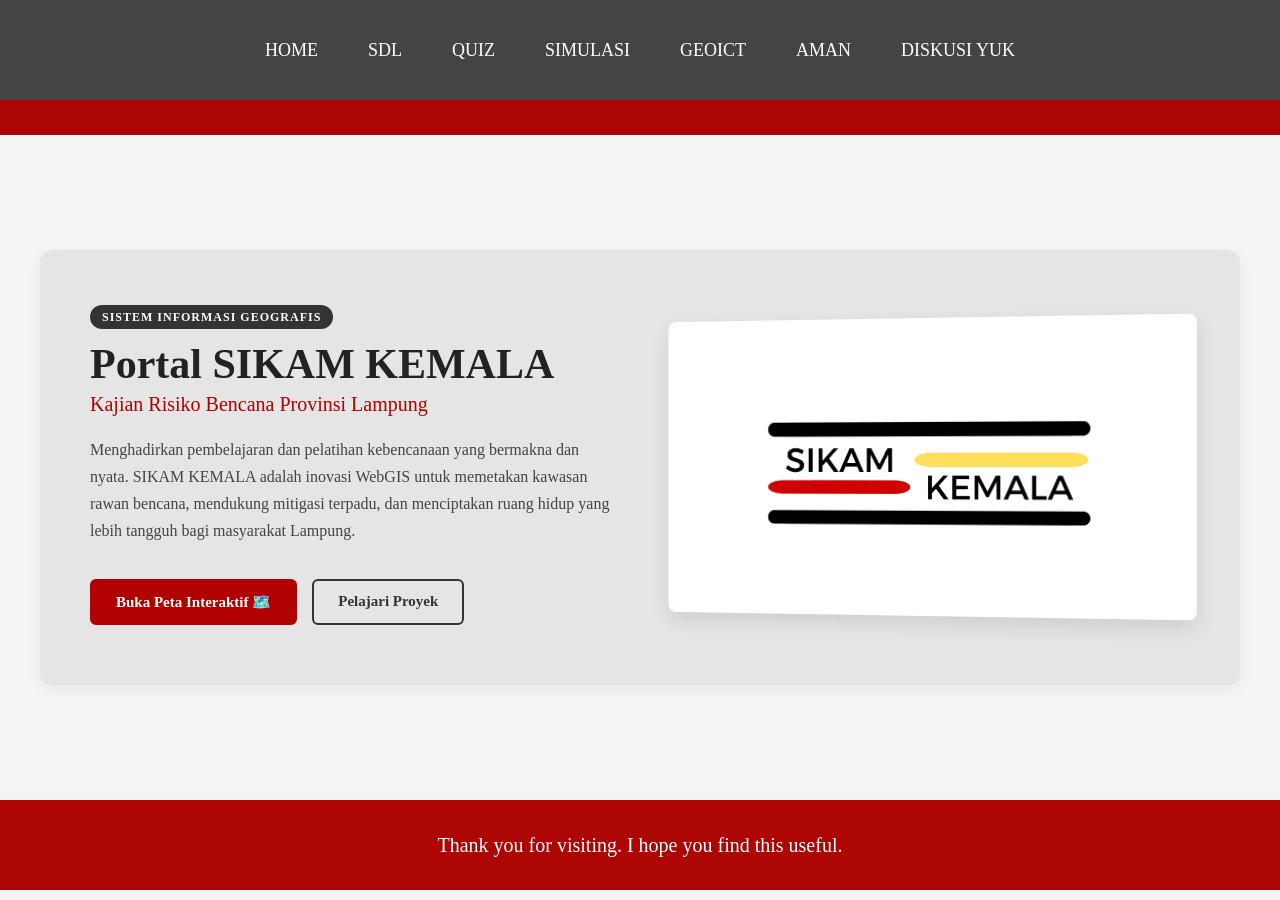
<file: index.html>
<html>
    <head>
        <title>HOME</title>
        <link rel="stylesheet" href="style.css" />
    </head>
    <body>
        <div class="container">
        <!-- NAVIGATION BAR -->
        <div class="container-navbar">
          <ul class="ul-navbar">
            <li class="li-navbar">
                <a href="#" class="a-navbar">HOME</a>
            </li>
            <li class="li-navbar">
                <a href="about.html" class="a-navbar">SDL</a>
            </li>
                                <li class="li-navbar">
                <a href="quiz.html" class="a-navbar">QUIZ</a>
            </li>   
                                     <li class="li-navbar">
                <a href="simulasi.html" class="a-navbar">SIMULASI</a>
            </li>
             <li class="li-navbar">
                <a href="GEOICT.html" class="a-navbar">GEOICT</a>
            </li>
            <li class="li-navbar">
                <a href="aman.html" class="a-navbar">AMAN</a>
            </li>
            <li class="li-navbar">
                <a href="contact.html" class="a-navbar">DISKUSI YUK</a>
            </li>
          </ul>
        </div>
        <!-- NAVIGATION BAR SELESAI -->

        <!-- CONTENT 1 -->
<section class="home-section">
    <div class="home-box">
        
        <div class="hero-text">
            <span class="badge">Sistem Informasi Geografis</span>
            <h1>Portal SIKAM KEMALA</h1>
            <h3 class="subtitle">Kajian Risiko Bencana Provinsi Lampung</h3>
            
            <p class="description">
                Menghadirkan pembelajaran dan pelatihan kebencanaan yang bermakna dan nyata. SIKAM KEMALA adalah inovasi WebGIS untuk memetakan kawasan rawan bencana, mendukung mitigasi terpadu, dan menciptakan ruang hidup yang lebih tangguh bagi masyarakat Lampung.
            </p>
            
            <div class="hero-buttons">
                <a href="geoict.html" class="btn-primary">Buka Peta Interaktif 🗺️</a>
                <a href="about.html" class="btn-secondary">Pelajari Proyek</a>
            </div>
        </div>

        <div class="hero-image">
            <img src="SIKAM-KEMALA.webp" alt="Ilustrasi WebGIS Lampung" class="img-preview">
        </div>

    </div>
</section>
        <!-- CONTENT 1 END -->

        <!-- FOOTER -->
        <div class="container-footer">
            <h1 class="h1-footer">Thank you for visiting. I hope you find this useful.</h1>   
        </div>
        <!-- FOOTER END -->
        </div>
    </body>
</html>
</file>
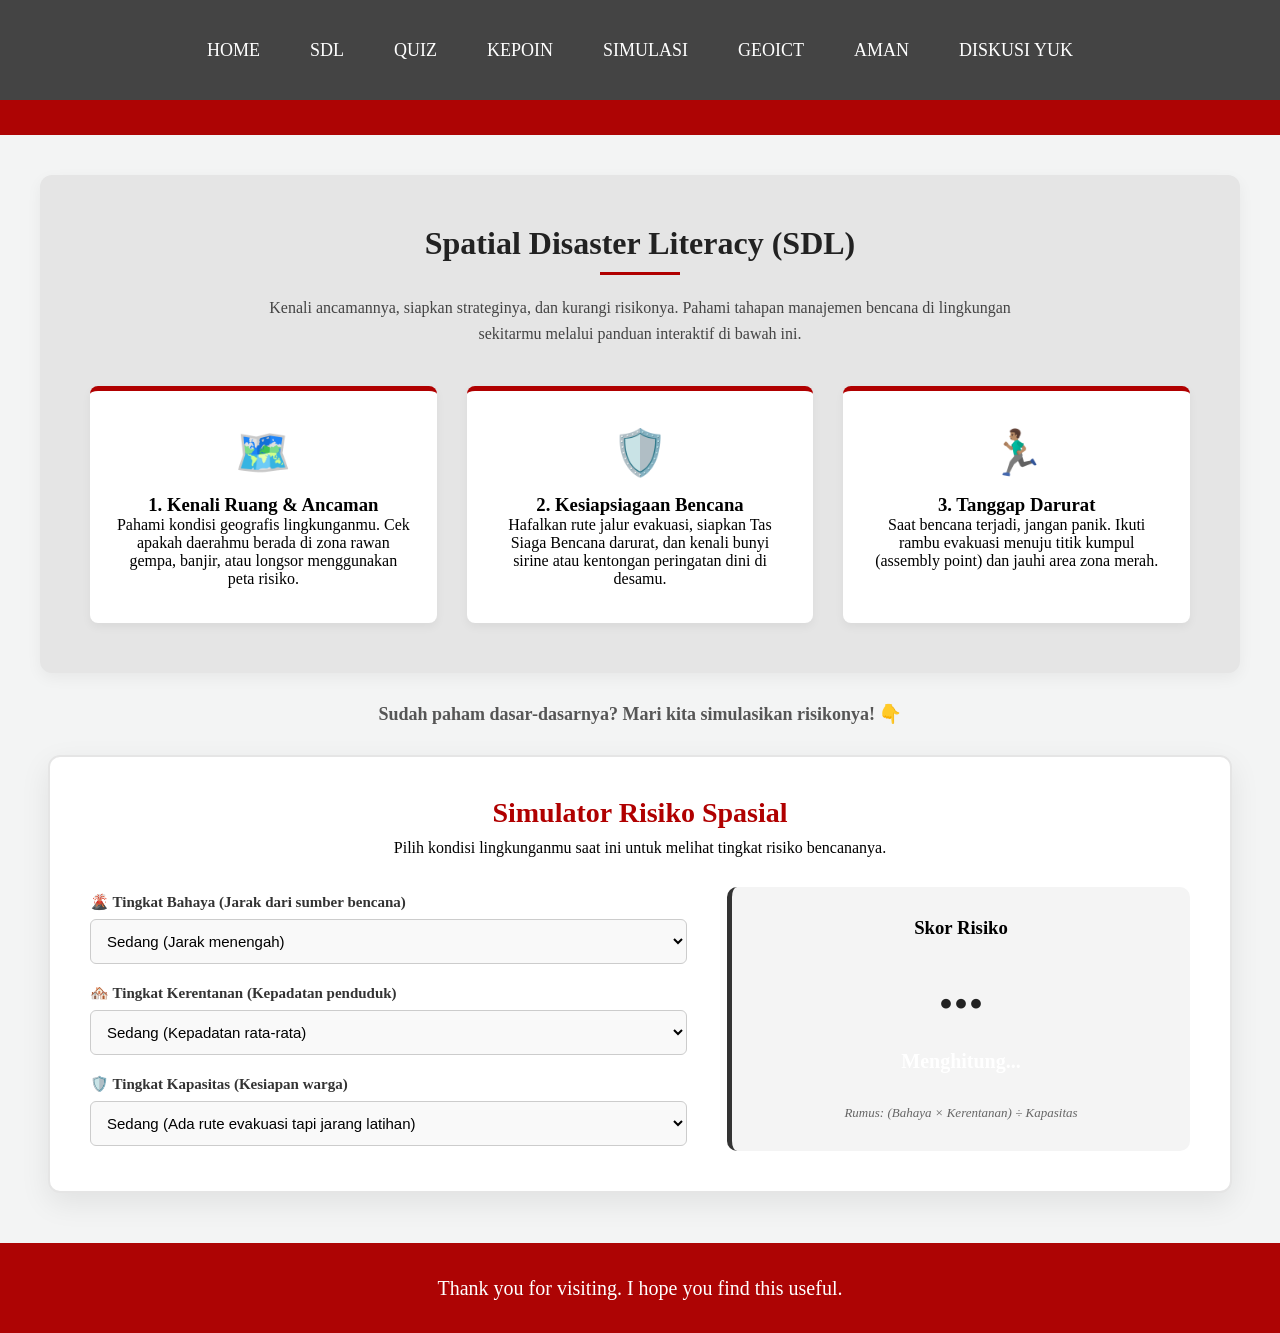
<file: about.html>
<html>
    <head>
        <title>SDL</title>
        <link rel="stylesheet" href="style.css" />
    </head>
    <body>
        <div class="container">
        <!-- NAVIGATION BAR -->
        <div class="container-navbar">
          <ul class="ul-navbar">
            <li class="li-navbar">
                <a href="index.html" class="a-navbar">HOME</a>
            </li>
            <li class="li-navbar">
                <a href="about.html" class="a-navbar">SDL</a>
            </li>
                                <li class="li-navbar">
                <a href="quiz.html" class="a-navbar">QUIZ</a>
            </li>   
                                                        <li class="li-navbar">
                <a href="kepoin.html" class="a-navbar">KEPOIN</a>
            </li>   
                                     <li class="li-navbar">
                <a href="simulasi.html" class="a-navbar">SIMULASI</a>
            </li>
             <li class="li-navbar">
                <a href="GEOICT.html" class="a-navbar">GEOICT</a>
            </li>
            <li class="li-navbar">
                <a href="aman.html" class="a-navbar">AMAN</a>
            </li>
            <li class="li-navbar">
                <a href="contact.html" class="a-navbar">DISKUSI YUK</a>
            </li>
          </ul>
        </div>
        <!-- NAVIGATION BAR SELESAI -->

        <!-- CONTENT 1 -->
<section class="sdl-section">
    <div class="sdl-box">
        <div class="sdl-header">
            <h2>Spatial Disaster Literacy (SDL)</h2>
            <hr class="divider-center">
            <p class="sdl-description">
                Kenali ancamannya, siapkan strateginya, dan kurangi risikonya. Pahami tahapan manajemen bencana di lingkungan sekitarmu melalui panduan interaktif di bawah ini.
            </p>
        </div>

        <div class="literacy-grid">
            <div class="literacy-card">
                <div class="card-icon">🗺️</div>
                <h3>1. Kenali Ruang & Ancaman</h3>
                <p>Pahami kondisi geografis lingkunganmu. Cek apakah daerahmu berada di zona rawan gempa, banjir, atau longsor menggunakan peta risiko.</p>
            </div>

            <div class="literacy-card">
                <div class="card-icon">🛡️</div>
                <h3>2. Kesiapsiagaan Bencana</h3>
                <p>Hafalkan rute jalur evakuasi, siapkan Tas Siaga Bencana darurat, dan kenali bunyi sirine atau kentongan peringatan dini di desamu.</p>
            </div>

            <div class="literacy-card">
                <div class="card-icon">🏃🏽‍♂️</div>
                <h3>3. Tanggap Darurat</h3>
                <p>Saat bencana terjadi, jangan panik. Ikuti rambu evakuasi menuju titik kumpul (assembly point) dan jauhi area zona merah.</p>
            </div>
        </div>
    </div>
</section>

<div class="transition-container">
    <p>Sudah paham dasar-dasarnya? Mari kita simulasikan risikonya! 👇</p>
</div>

<section class="simulator-section">
    <div class="simulator-box">
        <div class="simulator-header">
            <h2>Simulator Risiko Spasial</h2>
            <p>Pilih kondisi lingkunganmu saat ini untuk melihat tingkat risiko bencananya.</p>
        </div>

        <div class="simulator-content">
            <div class="parameter-form">
                <div class="param-group hazard">
                    <label>🌋 Tingkat Bahaya (Jarak dari sumber bencana)</label>
                    <select id="param-bahaya" onchange="hitungRisiko()">
                        <option value="1">Rendah (Sangat jauh dan aman)</option>
                        <option value="2" selected>Sedang (Jarak menengah)</option>
                        <option value="3">Tinggi (Sangat dekat dengan laut/lereng curam)</option>
                    </select>
                </div>

                <div class="param-group vulnerability">
                    <label>🏘️ Tingkat Kerentanan (Kepadatan penduduk)</label>
                    <select id="param-rentan" onchange="hitungRisiko()">
                        <option value="1">Rendah (Penduduk sedikit, bangunan kokoh)</option>
                        <option value="2" selected>Sedang (Kepadatan rata-rata)</option>
                        <option value="3">Tinggi (Sangat padat, banyak lansia/anak-anak)</option>
                    </select>
                </div>

                <div class="param-group capacity">
                    <label>🛡️ Tingkat Kapasitas (Kesiapan warga)</label>
                    <select id="param-kapasitas" onchange="hitungRisiko()">
                        <option value="1">Rendah (Tidak ada peringatan dini & jalur evakuasi)</option>
                        <option value="2" selected>Sedang (Ada rute evakuasi tapi jarang latihan)</option>
                        <option value="3">Tinggi (Fasilitas lengkap & warga sering simulasi)</option>
                    </select>
                </div>
            </div>

            <div class="result-dashboard">
                <h3>Skor Risiko</h3>
                <div id="skor-angka" class="skor-angka">...</div>
                <div id="status-risiko" class="status-risiko">Menghitung...</div>
                <p class="rumus-text">Rumus: (Bahaya × Kerentanan) ÷ Kapasitas</p>
            </div>
        </div>
    </div>
</section>

<script>
    function hitungRisiko() {
        let h = parseFloat(document.getElementById('param-bahaya').value);
        let v = parseFloat(document.getElementById('param-rentan').value);
        let c = parseFloat(document.getElementById('param-kapasitas').value);

        let risiko = (h * v) / c;
        let skorFinal = risiko.toFixed(1); 

        document.getElementById('skor-angka').innerText = skorFinal;

        let statusElement = document.getElementById('status-risiko');
        
        if (risiko <= 1.5) {
            statusElement.innerText = "Risiko Rendah";
            statusElement.style.backgroundColor = "#2e7d32"; 
        } else if (risiko <= 3.5) {
            statusElement.innerText = "Risiko Sedang";
            statusElement.style.backgroundColor = "#f9a825"; 
            statusElement.style.color = "#000"; // Teks hitam agar terbaca di kuning
        } else {
            statusElement.innerText = "Risiko Tinggi";
            statusElement.style.backgroundColor = "#b00000"; 
            statusElement.style.color = "#fff";
        }
    }

    // Jalankan otomatis saat web dibuka
    window.onload = hitungRisiko;
</script>

        <!-- CONTENT 1 END -->

        <!-- FOOTER -->
        <div class="container-footer">
            <h1 class="h1-footer">Thank you for visiting. I hope you find this useful.</h1>   
        </div>
        <!-- FOOTER END -->
        </div>
        <script>
    // Data Soal HOTS (Mengandung analisis spasial mendalam)
    const dataKuis = [
        {
            id: 1,
            pertanyaan: "1. Sebuah desa pesisir di Pesisir Barat berada pada elevasi 2 mdpl. Sistem Peringatan Dini mendeteksi potensi Tsunami yang akan tiba dalam waktu 15 menit. Terdapat shelter evakuasi di bukit (elevasi 25 mdpl) yang berjarak 1,2 km ke arah darat. Jika rute evakuasi memiliki kemiringan rata-rata konstan dan warga mengevakuasi diri dengan berjalan kaki (kecepatan rata-rata manusia di jalan menanjak adalah 60 meter/menit), apakah warga dapat selamat dan apa alasannya?",
            pilihan: [
                { id: "A", teks: "A. Selamat, karena warga membutuhkan waktu tepat 15 menit untuk sampai." },
                { id: "B", teks: "B. Tidak selamat, karena warga membutuhkan waktu 20 menit untuk mencapai shelter." },
                { id: "C", teks: "C. Selamat, karena kecepatan lari air laut lebih lambat dari kecepatan jalan warga." },
                { id: "D", teks: "D. Tidak selamat, karena elevasi bukit 25 mdpl belum tentu aman dari gelombang." }
            ],
            jawabanBenar: "B",
            pembahasan: "<b>Jawaban Benar: B.</b><br>Analisis Jarak & Waktu (Spasial): Warga harus menempuh jarak 1,2 km (1.200 meter). Dengan kecepatan jalan nanjak 60 m/menit, waktu tempuh (t) = Jarak (s) / Kecepatan (v) = 1.200 m / 60 m/menit = 20 menit. Karena Tsunami tiba dalam 15 menit, warga yang hanya berjalan kaki tidak akan selamat (terlambat 5 menit). Keputusan mitigasinya: warga harus berlari atau menggunakan kendaraan."
        },
        {
            id: 2,
            pertanyaan: "2. Masyarakat di Liwa, Lampung Barat ingin mendirikan posko pengungsian di sebuah lahan. Pada peta topografi berskala 1:50.000, jarak dari posko (titik A) menuju lereng perbukitan terdekat (titik B) adalah 4 cm. Jika elevasi titik A adalah 800 mdpl dan titik B adalah 1.000 mdpl, berapakah persentase kemiringan lerengnya, dan apakah lokasi tersebut aman dari bahaya longsor?",
            pilihan: [
                { id: "A", teks: "A. Kemiringan 5%, sangat aman untuk posko." },
                { id: "B", teks: "B. Kemiringan 10%, relatif aman untuk posko." },
                { id: "C", teks: "C. Kemiringan 20%, rawan longsor, posko harus dipindahkan." },
                { id: "D", teks: "D. Kemiringan 40%, sangat rawan longsor, posko harus dipindahkan." }
            ],
            jawabanBenar: "B",
            pembahasan: "<b>Jawaban Benar: B.</b><br>Kalkulasi Spasial:<br>1. Jarak Sebenarnya (d) = Jarak Peta × Skala = 4 cm × 50.000 = 200.000 cm = 2.000 meter.<br>2. Beda Tinggi (Δh) = 1.000 mdpl - 800 mdpl = 200 meter.<br>3. Rumus Kemiringan (%) = (Δh / d) × 100% = (200 / 2.000) × 100% = 10%.<br>Berdasarkan klasifikasi Van Zuidam, kemiringan 10% tergolong landai/miring (8-15%), sehingga secara spasial relatif aman, tidak termasuk zona merah longsor (>15%)."
        },
        {
            id: 3,
            pertanyaan: "3. Gunung Anak Krakatau berstatus Siaga (Level III). BNPB menetapkan radius Kawasan Rawan Bencana (KRB) sejauh 5 km dari kawah aktif. Jika Anda menggunakan Peta Rupa Bumi digital dengan skala 1:25.000, berapakah panjang jari-jari zona 'buffer' (penyangga) merah yang harus Anda gambar di atas layar peta tersebut untuk memetakan kawasan bahaya?",
            pilihan: [
                { id: "A", teks: "A. 2 cm" },
                { id: "B", teks: "B. 5 cm" },
                { id: "C", teks: "C. 20 cm" },
                { id: "D", teks: "D. 50 cm" }
            ],
            jawabanBenar: "C",
            pembahasan: "<b>Jawaban Benar: C.</b><br>Analisis Skala Geospasial: Konsep dasar <i>buffering</i> spasial. Jarak sebenarnya (KRB) = 5 km = 500.000 cm. Skala peta = 1 : 25.000. Maka Jarak pada Peta = Jarak Sebenarnya / Skala = 500.000 cm / 25.000 = 20 cm. Anda harus menggambar lingkaran bahaya dengan jari-jari 20 cm di peta tersebut."
        }
    ];

    // Fungsi Render Kuis ke Layar
    function muatKuis() {
        const wadahKuis = document.getElementById("quiz-body");
        wadahKuis.innerHTML = ""; // Bersihkan isi
        
        dataKuis.forEach((soal, index) => {
            let elemenSoal = `<div class="question-block">
                <p class="question-text">${soal.pertanyaan}</p>
                <div class="options-group">`;
            
            soal.pilihan.forEach(opsi => {
                elemenSoal += `
                    <label class="option-label">
                        <input type="radio" name="soal${index}" value="${opsi.id}">
                        <span>${opsi.teks}</span>
                    </label>`;
            });
            
            elemenSoal += `</div></div>`;
            wadahKuis.innerHTML += elemenSoal;
        });
    }

    // Fungsi Koreksi & Hitung Nilai
    function koreksiKuis() {
        let skor = 0;
        let bobot = 100 / dataKuis.length;
        const wadahPembahasan = document.getElementById("pembahasan-container");
        wadahPembahasan.innerHTML = "<h3>Analisis & Pembahasan Spasial:</h3>";

        let semuaTerjawab = true;

        dataKuis.forEach((soal, index) => {
            const jawabanUser = document.querySelector(`input[name="soal${index}"]:checked`);
            
            if (!jawabanUser) {
                semuaTerjawab = false;
            } else if (jawabanUser.value === soal.jawabanBenar) {
                skor += bobot;
            }

            // Tampilkan Pembahasan
            wadahPembahasan.innerHTML += `
                <div class="pembahasan-item">
                    <h4>Review Soal ${index + 1}</h4>
                    <p>${soal.pembahasan}</p>
                </div>
            `;
        });

        if (!semuaTerjawab) {
            alert("Harap jawab semua pertanyaan spasial terlebih dahulu!");
            return;
        }

        // Tampilkan Hasil
        document.getElementById("skor-akhir").innerText = Math.round(skor);
        document.getElementById("btn-submit-quiz").classList.add("hidden");
        document.getElementById("quiz-result").classList.remove("hidden");

        // Analisis Simpulan Berdasarkan Skor
        const teksSimpulan = document.getElementById("teks-simpulan");
        if (skor === 100) {
            teksSimpulan.innerHTML = "<b>Luar Biasa! (Expert Spatial Thinker)</b> Anda memiliki insting keruangan dan kalkulasi mitigasi yang sangat akurat. Anda memahami bahwa menyelamatkan diri dari bencana bukan sekadar berlari, tetapi memperhitungkan variabel kecepatan, jarak elevasi, dan membaca tata ruang (skala & buffer). Anda siap menjadi agen perubahan AMAN di Provinsi Lampung!";
        } else if (skor > 50) {
            teksSimpulan.innerHTML = "<b>Baik (Intermediate Spatial Thinker).</b> Anda sudah memahami konsep dasar keruangan mitigasi bencana. Namun, perhatikan kembali cara menghitung kemiringan lereng atau mengonversi jarak peta untuk memastikan keputusan evakuasi dan relokasi bangunan Anda presisi.";
        } else {
            teksSimpulan.innerHTML = "<b>Perlu Ditingkatkan (Beginner).</b> Jangan berkecil hati. Bencana alam adalah peristiwa yang diatur oleh hukum fisika dan geografi bumi. Pelajari kembali materi literasi di atas, terutama tentang cara membaca skala peta dan menghitung waktu evakuasi berdasarkan elevasi wilayah Anda.";
        }
    }

    // Fungsi Ulang Kuis
    function ulangKuis() {
        document.getElementById("quiz-result").classList.add("hidden");
        document.getElementById("btn-submit-quiz").classList.remove("hidden");
        muatKuis(); // Acak ulang atau kosongkan form
    }

    // Jalankan kuis saat web dibuka
    window.onload = muatKuis;
</script>
    </body>
</html>
</file>
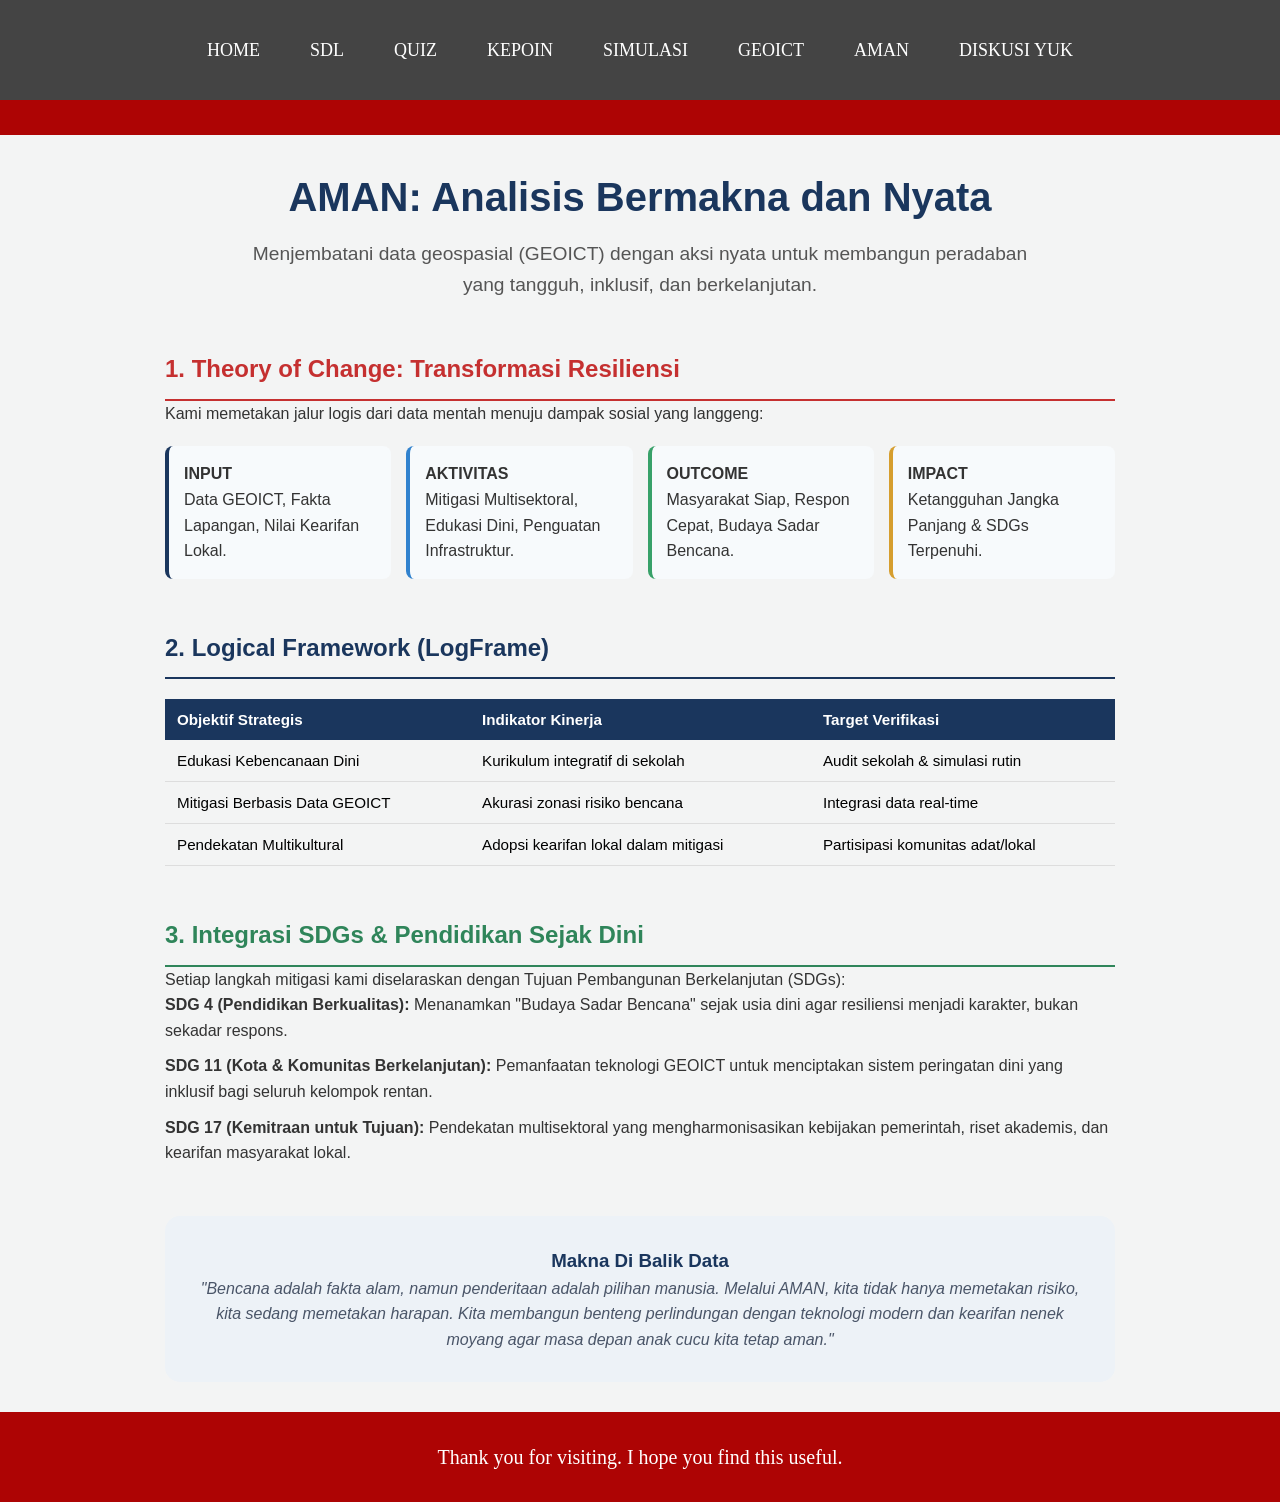
<file: aman.html>
<html>
    <head>
        <title>AMAN</title>
        <link rel="stylesheet" href="style.css" />
    </head>
    <body>
        <div class="container">
        <!-- NAVIGATION BAR -->
    </div>
        <div class="container-navbar">
          <ul class="ul-navbar">
            <li class="li-navbar">
                <a href="#" class="a-navbar">HOME</a>
            </li>
            <li class="li-navbar">
                <a href="about.html" class="a-navbar">SDL</a>
            </li>
                                <li class="li-navbar">
                <a href="quiz.html" class="a-navbar">QUIZ</a>
            </li>   
                                                        <li class="li-navbar">
                <a href="kepoin.html" class="a-navbar">KEPOIN</a>
            </li>   
                                     <li class="li-navbar">
                <a href="simulasi.html" class="a-navbar">SIMULASI</a>
            </li>
             <li class="li-navbar">
                <a href="GEOICT.html" class="a-navbar">GEOICT</a>
            </li>
            <li class="li-navbar">
                <a href="aman.html" class="a-navbar">AMAN</a>
            </li>
            <li class="li-navbar">
                <a href="contact.html" class="a-navbar">DISKUSI YUK</a>
            </li>
          </ul>
        </div>
        <!-- NAVIGATION BAR SELESAI -->

        <!-- CONTENT 1 -->
<div class="aman-content-wrapper" style="font-family: 'Segoe UI', Arial, sans-serif; line-height: 1.6; color: #333; max-width: 950px; margin: 30px auto; padding: 0 20px;">
    
    <section class="aman-hero" style="text-align: center; margin-bottom: 50px;">
        <h1 style="color: #1a365d; font-size: 2.5em; margin-bottom: 10px;">AMAN: Analisis Bermakna dan Nyata</h1>
        <p style="font-size: 1.2em; color: #555; max-width: 800px; margin: auto;">Menjembatani data geospasial (GEOICT) dengan aksi nyata untuk membangun peradaban yang tangguh, inklusif, dan berkelanjutan.</p>
    </section>

    <section class="toc-section" style="margin-bottom: 50px;">
        <h2 style="color: #c53030; border-bottom: 2px solid #c53030; padding-bottom: 10px;">1. Theory of Change: Transformasi Resiliensi</h2>
        <p style="margin-bottom: 20px;">Kami memetakan jalur logis dari data mentah menuju dampak sosial yang langgeng:</p>
        <div style="display: flex; flex-wrap: wrap; gap: 15px;">
            <div style="flex: 1; min-width: 150px; background: #f7fafc; padding: 15px; border-radius: 8px; border-left: 4px solid #1a365d;">
                <strong>INPUT</strong><br>Data GEOICT, Fakta Lapangan, Nilai Kearifan Lokal.
            </div>
            <div style="flex: 1; min-width: 150px; background: #f7fafc; padding: 15px; border-radius: 8px; border-left: 4px solid #3182ce;">
                <strong>AKTIVITAS</strong><br>Mitigasi Multisektoral, Edukasi Dini, Penguatan Infrastruktur.
            </div>
            <div style="flex: 1; min-width: 150px; background: #f7fafc; padding: 15px; border-radius: 8px; border-left: 4px solid #38a169;">
                <strong>OUTCOME</strong><br>Masyarakat Siap, Respon Cepat, Budaya Sadar Bencana.
            </div>
            <div style="flex: 1; min-width: 150px; background: #f7fafc; padding: 15px; border-radius: 8px; border-left: 4px solid #d69e2e;">
                <strong>IMPACT</strong><br>Ketangguhan Jangka Panjang & SDGs Terpenuhi.
            </div>
        </div>
    </section>

    <section class="logframe-section" style="margin-bottom: 50px;">
        <h2 style="color: #1a365d; border-bottom: 2px solid #1a365d; padding-bottom: 10px;">2. Logical Framework (LogFrame)</h2>
        <table style="width: 100%; border-collapse: collapse; margin-top: 20px; font-size: 0.95em;">
            <tr style="background-color: #1a365d; color: white;">
                <th style="padding: 12px; text-align: left;">Objektif Strategis</th>
                <th style="padding: 12px; text-align: left;">Indikator Kinerja</th>
                <th style="padding: 12px; text-align: left;">Target Verifikasi</th>
            </tr>
            <tr style="border-bottom: 1px solid #ddd;">
                <td style="padding: 12px;">Edukasi Kebencanaan Dini</td>
                <td style="padding: 12px;">Kurikulum integratif di sekolah</td>
                <td style="padding: 12px;">Audit sekolah & simulasi rutin</td>
            </tr>
            <tr style="border-bottom: 1px solid #ddd;">
                <td style="padding: 12px;">Mitigasi Berbasis Data GEOICT</td>
                <td style="padding: 12px;">Akurasi zonasi risiko bencana</td>
                <td style="padding: 12px;">Integrasi data real-time</td>
            </tr>
            <tr style="border-bottom: 1px solid #ddd;">
                <td style="padding: 12px;">Pendekatan Multikultural</td>
                <td style="padding: 12px;">Adopsi kearifan lokal dalam mitigasi</td>
                <td style="padding: 12px;">Partisipasi komunitas adat/lokal</td>
            </tr>
        </table>
    </section>

    <section class="sdg-section" style="margin-bottom: 50px;">
        <h2 style="color: #2f855a; border-bottom: 2px solid #2f855a; padding-bottom: 10px;">3. Integrasi SDGs & Pendidikan Sejak Dini</h2>
        <p>Setiap langkah mitigasi kami diselaraskan dengan Tujuan Pembangunan Berkelanjutan (SDGs):</p>
        <ul style="list-style-type: none; padding: 0;">
            <li style="margin-bottom: 10px;"><strong>SDG 4 (Pendidikan Berkualitas):</strong> Menanamkan "Budaya Sadar Bencana" sejak usia dini agar resiliensi menjadi karakter, bukan sekadar respons.</li>
            <li style="margin-bottom: 10px;"><strong>SDG 11 (Kota & Komunitas Berkelanjutan):</strong> Pemanfaatan teknologi GEOICT untuk menciptakan sistem peringatan dini yang inklusif bagi seluruh kelompok rentan.</li>
            <li style="margin-bottom: 10px;"><strong>SDG 17 (Kemitraan untuk Tujuan):</strong> Pendekatan multisektoral yang mengharmonisasikan kebijakan pemerintah, riset akademis, dan kearifan masyarakat lokal.</li>
        </ul>
    </section>

    <section class="meaning-section" style="background: #edf2f7; padding: 30px; border-radius: 15px; text-align: center;">
        <h3 style="color: #1a365d; margin-top: 0;">Makna Di Balik Data</h3>
        <p style="font-style: italic; color: #4a5568;">"Bencana adalah fakta alam, namun penderitaan adalah pilihan manusia. Melalui AMAN, kita tidak hanya memetakan risiko, kita sedang memetakan harapan. Kita membangun benteng perlindungan dengan teknologi modern dan kearifan nenek moyang agar masa depan anak cucu kita tetap aman."</p>
    </section>

</div>
        <!-- CONTENT 1 END -->

        <!-- FOOTER -->
        <div class="container-footer">
            <h1 class="h1-footer">Thank you for visiting. I hope you find this useful.</h1>   
        </div>
        <!-- FOOTER END -->
        </div>
    </body>
</html>
</file>
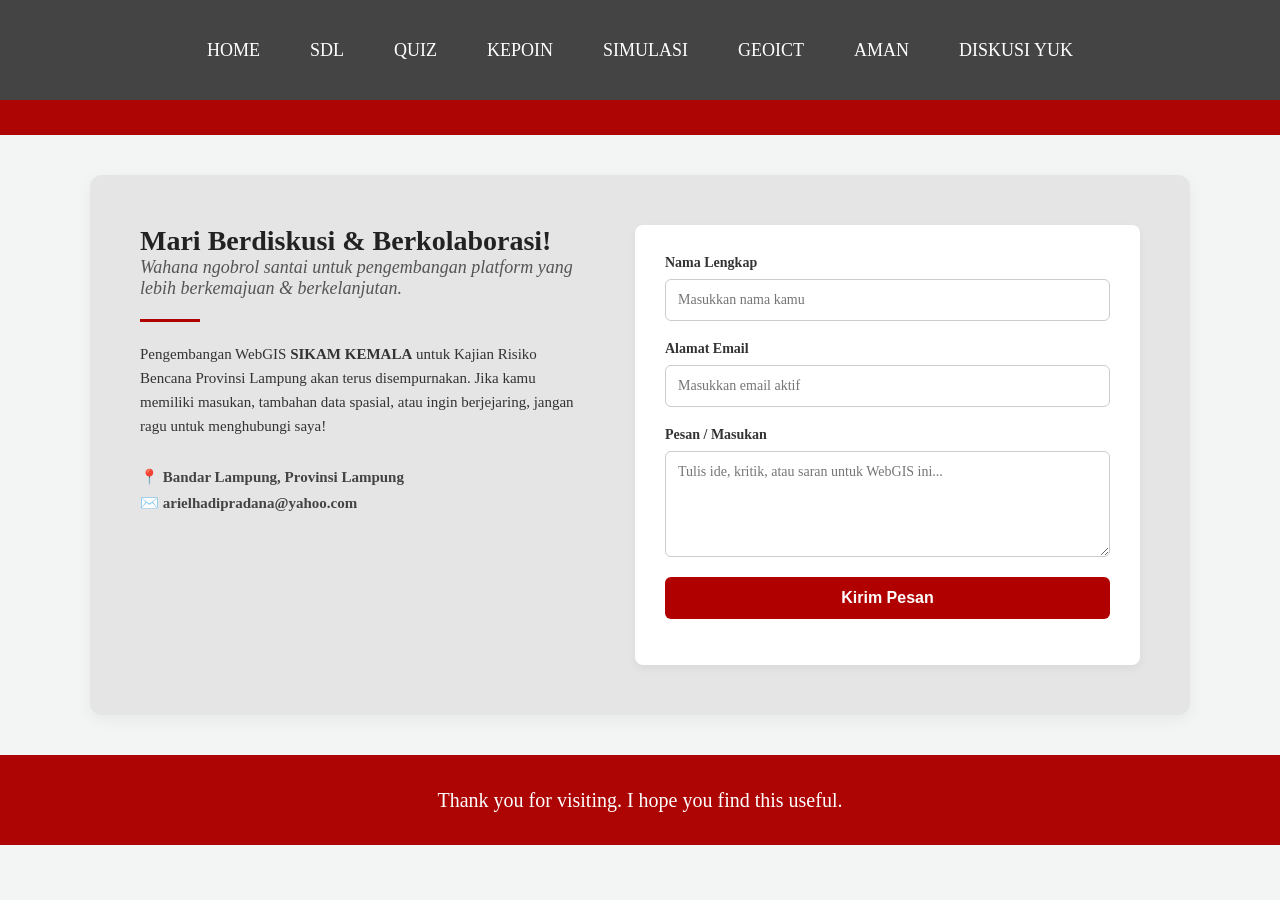
<file: contact.html>
<html>
    <head>
        <title>DISKUSI YUK</title>
        <link rel="stylesheet" href="style.css" />
    </head>
    <body>
        <div class="container">
        <!-- NAVIGATION BAR -->
        <div class="container-navbar">
          <ul class="ul-navbar">
            <li class="li-navbar">
                <a href="index.html" class="a-navbar">HOME</a>
            </li>
            <li class="li-navbar">
                <a href="about.html" class="a-navbar">SDL</a>
            </li>
                                <li class="li-navbar">
                <a href="quiz.html" class="a-navbar">QUIZ</a>
            </li>   
                                                        <li class="li-navbar">
                <a href="kepoin.html" class="a-navbar">KEPOIN</a>
            </li>   
                                     <li class="li-navbar">
                <a href="simulasi.html" class="a-navbar">SIMULASI</a>
            </li>
             <li class="li-navbar">
                <a href="GEOICT.html" class="a-navbar">GEOICT</a>
            </li>
            <li class="li-navbar">
                <a href="aman.html" class="a-navbar">AMAN</a>
            </li>
            <li class="li-navbar">
                <a href="contact.html" class="a-navbar">DISKUSI YUK</a>
            </li>
          </ul>
        </div>
        <!-- NAVIGATION BAR SELESAI -->

        <!-- CONTENT 1 -->
        <section class="contact-section">
    <div class="contact-box">
        
        <div class="contact-text">
            <h2>Mari Berdiskusi & Berkolaborasi!</h2>
            <p class="tagline">Wahana ngobrol santai untuk pengembangan platform yang lebih berkemajuan & berkelanjutan.</p>
            <hr class="divider">
            <p class="description">
                Pengembangan WebGIS <strong>SIKAM KEMALA</strong> untuk Kajian Risiko Bencana Provinsi Lampung akan terus disempurnakan. Jika kamu memiliki masukan, tambahan data spasial, atau ingin berjejaring, jangan ragu untuk menghubungi saya!
            </p>
            
            <div class="contact-details">
                <p>📍 Bandar Lampung, Provinsi Lampung</p>
                <p>✉️ arielhadipradana@yahoo.com</p>
            </div>
        </div>

        <div class="contact-form-container">
            <form class="contact-form" action="#" method="POST">
                <div class="input-group">
                    <label for="nama">Nama Lengkap</label>
                    <input type="text" id="nama" placeholder="Masukkan nama kamu" required>
                </div>
                
                <div class="input-group">
                    <label for="email">Alamat Email</label>
                    <input type="email" id="email" placeholder="Masukkan email aktif" required>
                </div>
                
                <div class="input-group">
                    <label for="pesan">Pesan / Masukan</label>
                    <textarea id="pesan" rows="5" placeholder="Tulis ide, kritik, atau saran untuk WebGIS ini..." required></textarea>
                </div>
                
                <button type="submit" class="btn-submit">Kirim Pesan</button>
            </form>
        </div>

    </div>
</section>
        <!-- CONTENT 1 END -->

        <!-- FOOTER -->
        <div class="container-footer">
            <h1 class="h1-footer">Thank you for visiting. I hope you find this useful.</h1>   
        </div>
        <!-- FOOTER END -->
        </div>
    </body>
</html>
</file>
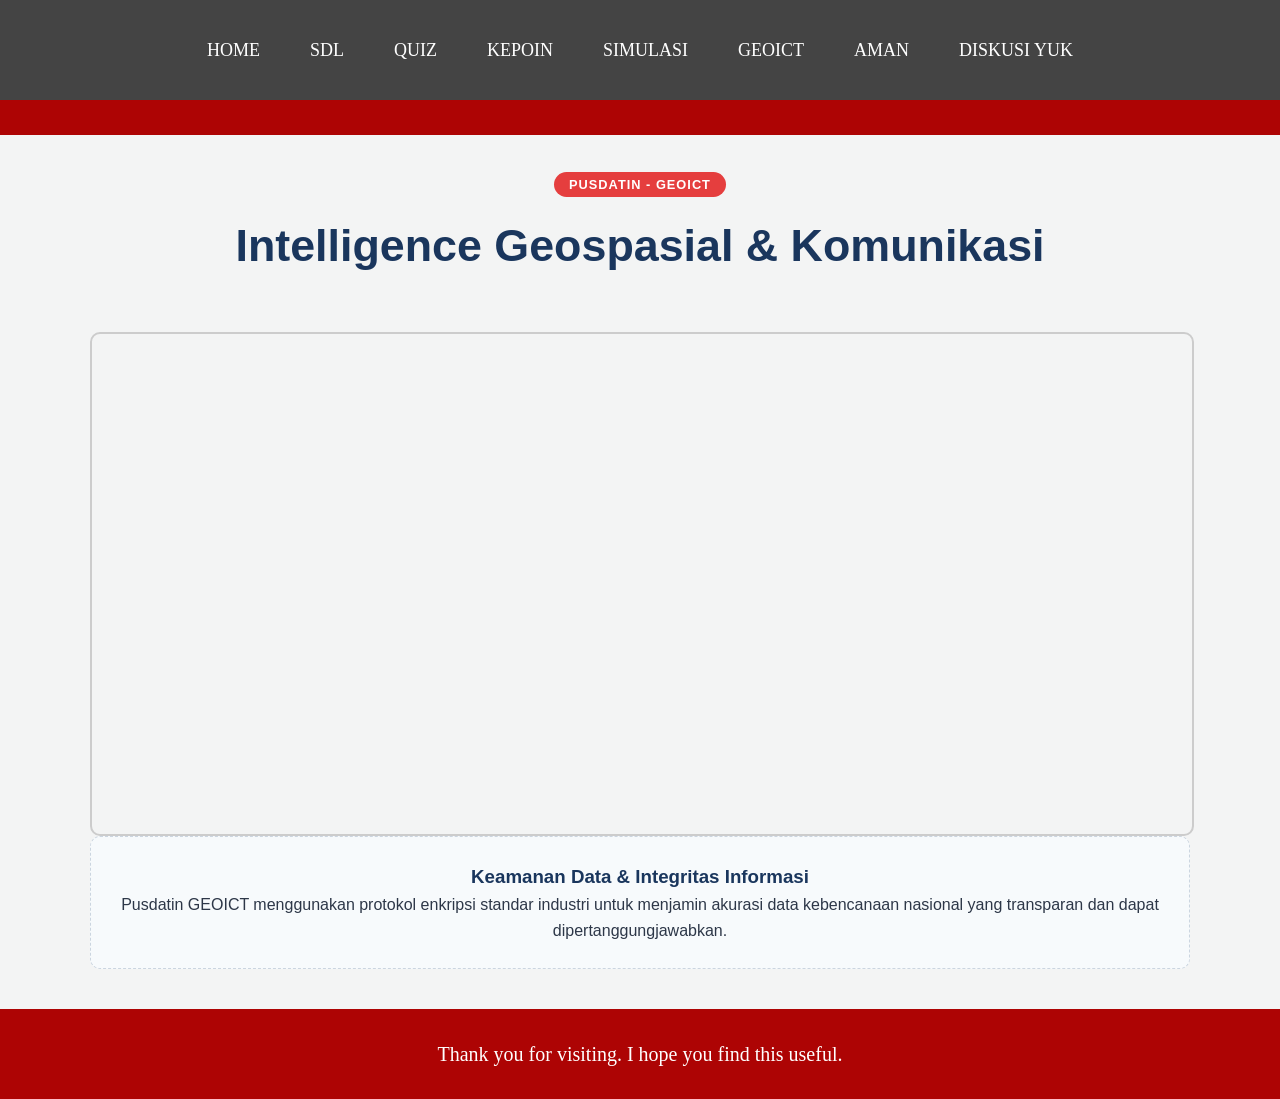
<file: geoict.html>
<html>
    <head>
        <title>GEOICT</title>
        <link rel="stylesheet" href="style.css" />
    </head>
    <body>
        <div class="container">
        <!-- NAVIGATION BAR -->
        <div class="container-navbar">
          <ul class="ul-navbar">
            <li class="li-navbar">
                <a href="index.html" class="a-navbar">HOME</a>
            </li>
            <li class="li-navbar">
                <a href="about.html" class="a-navbar">SDL</a>
            </li>
                                <li class="li-navbar">
                <a href="quiz.html" class="a-navbar">QUIZ</a>
            </li>   
                                                        <li class="li-navbar">
                <a href="kepoin.html" class="a-navbar">KEPOIN</a>
            </li>   
                                     <li class="li-navbar">
                <a href="simulasi.html" class="a-navbar">SIMULASI</a>
            </li>
             <li class="li-navbar">
                <a href="GEOICT.html" class="a-navbar">GEOICT</a>
            </li>
            <li class="li-navbar">
                <a href="aman.html" class="a-navbar">AMAN</a>
            </li>
            <li class="li-navbar">
                <a href="contact.html" class="a-navbar">DISKUSI YUK</a>
            </li>
          </ul>
        </div>
        <!-- NAVIGATION BAR SELESAI -->

        <!-- CONTENT 1 -->
<div class="geoict-content-wrapper" style="font-family: 'Segoe UI', Roboto, Helvetica, Arial, sans-serif; line-height: 1.6; color: #2d3748; max-width: 1100px; margin: 40px auto; padding: 0 20px;">

    <section class="geoict-hero" style="text-align: center; margin-bottom: 50px;">
        <span style="background: #e53e3e; color: white; padding: 5px 15px; border-radius: 20px; font-weight: bold; font-size: 0.8em; letter-spacing: 1px;">PUSDATIN - GEOICT</span>
        <h1 style="color: #1a365d; font-size: 2.8em; margin: 15px 0;">Intelligence Geospasial & Komunikasi</h1>
    </section>

<div style="width: 100%; height: 500px; border: 2px solid #ccc; border-radius: 10px; overflow: hidden; margin-top: 20px;">
    <iframe 
        src="https://www.arcgis.com/apps/mapviewer/index.html?webmap=86ce92fc5e4844bd801756254b0fb85a" 
        width="100%" 
        height="100%" 
        frameborder="0" 
        style="border:0;" 
        allowfullscreen>
    </iframe>
</div>

<section style="background: #f7fafc; padding: 25px; border-radius: 10px; border: 1px dashed #cbd5e0; text-align: center;">
        <h3 style="margin-top: 0; color: #1a365d;">Keamanan Data & Integritas Informasi</h3>
        <p style="margin-bottom: 0;">Pusdatin GEOICT menggunakan protokol enkripsi standar industri untuk menjamin akurasi data kebencanaan nasional yang transparan dan dapat dipertanggungjawabkan.</p>
    </section>

</div>
        <!-- CONTENT 1 END -->

        <!-- FOOTER -->
        <div class="container-footer">
            <h1 class="h1-footer">Thank you for visiting. I hope you find this useful.</h1>   
        </div>
        <!-- FOOTER END -->
        </div>
    </body>
</html>
</file>
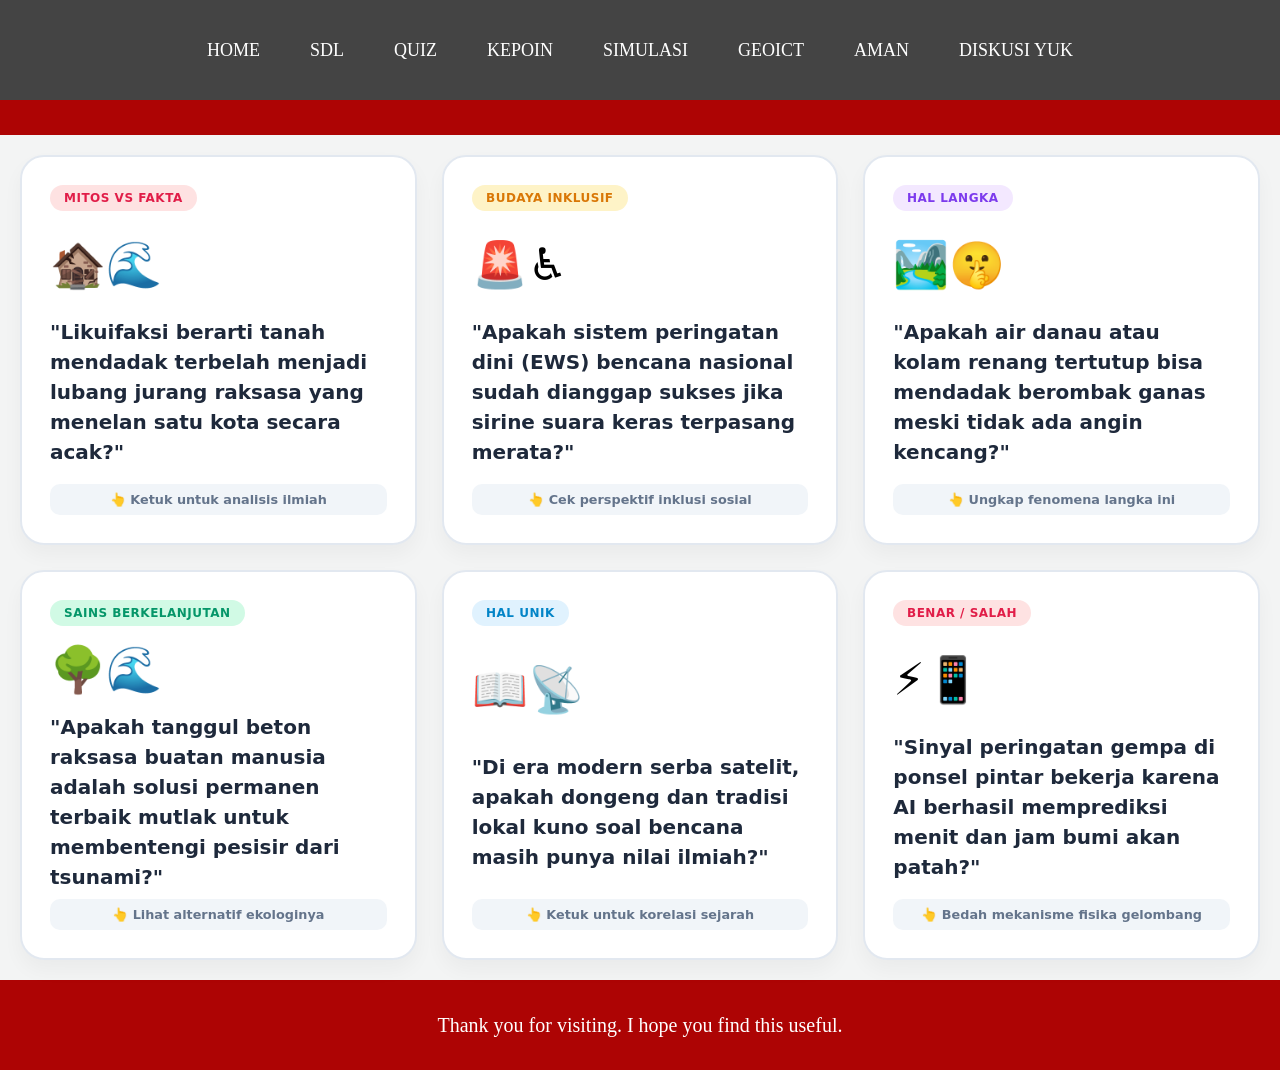
<file: kepoin.html>
<html>
    <head>
        <title>KEPOIN</title>
        <link rel="stylesheet" href="style.css" />
    </head>
    <body>
        <div class="container">
        <!-- NAVIGATION BAR -->
        <div class="container-navbar">
          <ul class="ul-navbar">
            <li class="li-navbar">
                <a href="#" class="a-navbar">HOME</a>
            </li>
            <li class="li-navbar">
                <a href="about.html" class="a-navbar">SDL</a>
            </li>
                                <li class="li-navbar">
                <a href="quiz.html" class="a-navbar">QUIZ</a>
            </li>   
                                            <li class="li-navbar">
                <a href="kepoin.html" class="a-navbar">KEPOIN</a>
            </li>   
                                     <li class="li-navbar">
                <a href="simulasi.html" class="a-navbar">SIMULASI</a>
            </li>
             <li class="li-navbar">
                <a href="GEOICT.html" class="a-navbar">GEOICT</a>
            </li>
            <li class="li-navbar">
                <a href="aman.html" class="a-navbar">AMAN</a>
            </li>
            <li class="li-navbar">
                <a href="contact.html" class="a-navbar">DISKUSI YUK</a>
            </li>
          </ul>
        </div>
        <!-- NAVIGATION BAR SELESAI -->

        <!-- CONTENT 1 -->
<!-- MASUKKAN BLOK INI LANGSUNG KE DALAM TAG KONTEN UTAMA/MAIN WEB Anda -->
<div class="tgs-grid-container">
    <style>
        .tgs-grid-container {
            --clr-mitos: #e11d48;
            --clr-fakta: #059669;
            --clr-langka: #7c3aed;
            --clr-unik: #0284c7;
            --clr-inklusif: #d97706;
            --clr-dark: #1e293b;
            --clr-muted: #64748b;
            
            box-sizing: border-box;
            font-family: 'Plus Jakarta Sans', system-ui, sans-serif;
            display: grid;
            grid-template-columns: repeat(auto-fit, minmax(340px, 1fr));
            gap: 25px;
            padding: 20px;
            width: 100%;
            max-width: 1400px;
            margin: 0 auto;
        }

        .tgs-grid-container * { box-sizing: border-box; }

        /* 3D Flip Card Effect */
        .tgs-card {
            height: 390px;
            perspective: 1200px;
            cursor: pointer;
        }

        .tgs-card-inner {
            position: relative;
            width: 100%;
            height: 100%;
            transition: transform 0.8s cubic-bezier(0.34, 1.56, 0.64, 1);
            transform-style: preserve-3d;
        }

        .tgs-card.flipped .tgs-card-inner {
            transform: rotateY(180deg);
        }

        .tgs-front, .tgs-back {
            position: absolute;
            width: 100%;
            height: 100%;
            -webkit-backface-visibility: hidden;
            backface-visibility: hidden;
            border-radius: 24px;
            padding: 28px;
            display: flex;
            flex-direction: column;
            box-shadow: 0 10px 20px rgba(0, 0, 0, 0.04);
        }

        /* Sisi Depan */
        .tgs-front {
            background: #ffffff;
            border: 2px solid #e2e8f0;
            justify-content: space-between;
            align-items: flex-start;
        }

        .tgs-badge {
            padding: 6px 14px;
            border-radius: 20px;
            font-size: 0.75em;
            font-weight: 800;
            text-transform: uppercase;
            letter-spacing: 0.5px;
        }

        .tgs-emoji {
            font-size: 2.8em;
            margin: 10px 0;
        }

        .tgs-question {
            font-size: 1.25em;
            font-weight: 800;
            color: var(--clr-dark);
            line-height: 1.5;
            margin: 0;
            text-align: left;
        }

        .tgs-action-hint {
            font-size: 0.8em;
            color: var(--clr-muted);
            font-weight: 600;
            background: #f1f5f9;
            padding: 8px 12px;
            border-radius: 10px;
            width: 100%;
            text-align: center;
        }

        /* Sisi Belakang */
        .tgs-back {
            color: #ffffff;
            transform: rotateY(180deg);
            justify-content: flex-start;
            overflow-y: auto;
        }

        .tgs-back::-webkit-scrollbar { width: 4px; }
        .tgs-back::-webkit-scrollbar-thumb { background: rgba(255,255,255,0.3); border-radius: 4px; }

        .tgs-verdict {
            font-size: 1.6em;
            font-weight: 900;
            margin-bottom: 12px;
            border-bottom: 2px solid rgba(255,255,255,0.25);
            padding-bottom: 6px;
            letter-spacing: 0.5px;
        }

        .tgs-explain {
            font-size: 0.95em;
            line-height: 1.6;
            text-align: justify;
            margin-bottom: 15px;
        }

        .tgs-impact-box {
            margin-top: auto;
            background: rgba(0, 0, 0, 0.15);
            padding: 12px;
            border-radius: 12px;
            font-size: 0.85em;
            font-weight: 600;
            border-left: 4px solid #ffffff;
            line-height: 1.4;
        }
    </style>

    <!-- CARD 1: LIKUIFAKSI & METODE PEMODELAN MODERN -->
    <div class="tgs-card" onclick="this.classList.toggle('flipped')">
        <div class="tgs-card-inner">
            <div class="tgs-front">
                <span class="tgs-badge" style="background:#fee2e2; color:var(--clr-mitos)">Mitos vs Fakta</span>
                <div class="tgs-emoji">🏚️🌊</div>
                <p class="tgs-question">"Likuifaksi berarti tanah mendadak terbelah menjadi lubang jurang raksasa yang menelan satu kota secara acak?"</p>
                <div class="tgs-action-hint">👆 Ketuk untuk analisis ilmiah</div>
            </div>
            <div class="tgs-back" style="background:var(--clr-mitos)">
                <div class="tgs-verdict">MITOS & SALAH PAHAM</div>
                <div class="tgs-explain">Secara geoteknik, likuifaksi terjadi pada tanah pasir jenuh air yang terguncang hebat. Tekanan air pori meningkat drastis sehingga tanah kehilangan kekuatan gesernya dan berubah sifat seperti cairan kental. Bangunan bukan ditelan lubang acak, melainkan kehilangan daya dukung fondasi (bearing capacity) hingga amblas/hanyut.</div>
                <div class="tgs-impact-box">💡 <b>Kesiapsiagaan Kolektif:</b> Kini teknologi WebGIS dan Machine Learning mampu memetakan mikrozonasi daerah rawan likuifaksi agar penataan ruang kota jadi lebih aman bagi semua generasi.</div>
            </div>
        </div>
    </div>

    <!-- CARD 2: KESIAPSIAGAAN INKLUSIF (NO ONE LEFT BEHIND) -->
    <div class="tgs-card" onclick="this.classList.toggle('flipped')">
        <div class="tgs-card-inner">
            <div class="tgs-front">
                <span class="tgs-badge" style="background:#fef3c7; color:var(--clr-inklusif)">Budaya Inklusif</span>
                <div class="tgs-emoji">🚨♿</div>
                <p class="tgs-question">"Apakah sistem peringatan dini (EWS) bencana nasional sudah dianggap sukses jika sirine suara keras terpasang merata?"</p>
                <div class="tgs-action-hint">👆 Cek perspektif inklusi sosial</div>
            </div>
            <div class="tgs-back" style="background:var(--clr-inklusif)">
                <div class="tgs-verdict">BELUM INKLUSIF!</div>
                <div class="tgs-explain">Jika sistem EWS hanya berbasis audio (suara), maka saudara-saudara kita penyandang Tuli (tunarungu) dan kelompok lansia berisiko tertinggal saat evakuasi. Dunia modern menuntut arsitektur mitigasi yang ramah disabilitas tanpa kecuali.</div>
                <div class="tgs-impact-box">🤝 <b>Budaya Siaga:</b> EWS modern wajib mengintegrasikan lampu strobo visual, getaran pada aplikasi *smartphone*, serta jalur evakuasi yang aksesibel (bebas tangga/berundak) untuk pengguna kursi roda.</div>
            </div>
        </div>
    </div>

    <!-- CARD 3: FAKTA LANGKA - SEICHE DAN DANAU -->
    <div class="tgs-card" onclick="this.classList.toggle('flipped')">
        <div class="tgs-card-inner">
            <div class="tgs-front">
                <span class="tgs-badge" style="background:#f3e8ff; color:var(--clr-langka)">Hal Langka</span>
                <div class="tgs-emoji">🏞️🤫</div>
                <p class="tgs-question">"Apakah air danau atau kolam renang tertutup bisa mendadak berombak ganas meski tidak ada angin kencang?"</p>
                <div class="tgs-action-hint">👆 Ungkap fenomena langka ini</div>
            </div>
            <div class="tgs-back" style="background:var(--clr-langka)">
                <div class="tgs-verdict">FAKTA LANGKA: SEICHE!</div>
                <div class="tgs-explain">Fenomena ini bernama *Seiche*. Gelombang seismik dari gempa bumi yang sangat jauh (meski tidak dirasakan manusia di lokasi tersebut) bisa beresonansi dengan frekuensi alami wadah air tertutup, memicu osilasi air yang bergoyang ritmis mirip tsunami mini di kolam/danau.</div>
                <div class="tgs-impact-box">🚀 <b>Dinamika Teknologi:</b> Sekarang sensor IoT hidro-meteorologi dipasang di berbagai bendungan besar dunia untuk memantau *Seiche* tersembunyi demi menjaga ketahanan bendungan secara berkelanjutan.</div>
            </div>
        </div>
    </div>

    <!-- CARD 4: SOLUSI BERBASIS ALAM (NATURE-BASED SOLUTION) -->
    <div class="tgs-card" onclick="this.classList.toggle('flipped')">
        <div class="tgs-card-inner">
            <div class="tgs-front">
                <span class="tgs-badge" style="background:#d1fae5; color:var(--clr-fakta)">Sains Berkelanjutan</span>
                <div class="tgs-emoji">🌳🌊</div>
                <p class="tgs-question">"Apakah tanggul beton raksasa buatan manusia adalah solusi permanen terbaik mutlak untuk membentengi pesisir dari tsunami?"</p>
                <div class="tgs-action-hint">👆 Lihat alternatif ekologinya</div>
            </div>
            <div class="tgs-back" style="background:var(--clr-fakta)">
                <div class="tgs-verdict">TIDAK SELALU!</div>
                <div class="tgs-explain">Tembok beton memiliki masa pakai, mahal, dan rentan hancur akibat tekanan hidrodinamika air yang masif. Pendekatan modern dunia beralih ke *Nature-based Solutions* dengan melestarikan vegetasi hutan mangrove (bakau) dan terumbu karang yang mampu meredam energi gelombang secara alami.</div>
                <div class="tgs-impact-box">🌿 <b>Kesadaran Berkelanjutan:</b> Menanam mangrove bukan sekadar mitigasi pelindung pesisir, melainkan langkah menjaga keanekaragaman hayati dan penyerapan karbon global jangka panjang.</div>
            </div>
        </div>
    </div>

    <!-- CARD 5: PARADIGMA KEARIFAN LOKAL VS ALGORITMA SATELIT -->
    <div class="tgs-card" onclick="this.classList.toggle('flipped')">
        <div class="tgs-card-inner">
            <div class="tgs-front">
                <span class="tgs-badge" style="background:#e0f2fe; color:var(--clr-unik)">Hal Unik</span>
                <div class="tgs-emoji">📖📡</div>
                <p class="tgs-question">"Di era modern serba satelit, apakah dongeng dan tradisi lokal kuno soal bencana masih punya nilai ilmiah?"</p>
                <div class="tgs-action-hint">👆 Ketuk untuk korelasi sejarah</div>
            </div>
            <div class="tgs-back" style="background:var(--clr-unik)">
                <div class="tgs-verdict">SANGAT BERNILAI!</div>
                <div class="tgs-explain">Teknologi bisa malfungsi saat infrastruktur listrik hancur total diguncang gempa. Sejarah mencatat budaya lisan *Smong* (cerita turun-temurun mengamati air laut surut) di Pulau Simeulue berhasil menyelamatkan ribuan nyawa pada Tsunami 2004 tanpa bantuan teknologi digital terpusat.</div>
                <div class="tgs-impact-box">🧠 <b>Resiliensi Kolektif:</b> Integrasi terbaik abad modern adalah mengawinkan keakuratan data sensor WebGIS dengan *Social Memory* (ingatan sosial) lokal agar kesadaran siaga mendarat kuat di benak masyarakat.</div>
            </div>
        </div>
    </div>

    <!-- CARD 6: MEKANISME EARLIER WARNING SYSTEM (EWS) -->
    <div class="tgs-card" onclick="this.classList.toggle('flipped')">
        <div class="tgs-card-inner">
            <div class="tgs-front">
                <span class="tgs-badge" style="background:#fee2e2; color:var(--clr-mitos)">Benar / Salah</span>
                <div class="tgs-emoji">⚡📱</div>
                <p class="tgs-question">"Sinyal peringatan gempa di ponsel pintar bekerja karena AI berhasil memprediksi menit dan jam bumi akan patah?"</p>
                <div class="tgs-action-hint">👆 Bedah mekanisme fisika gelombang</div>
            </div>
            <div class="tgs-back" style="background:var(--clr-mitos)">
                <div class="tgs-verdict">SALAH TOTAL!</div>
                <div class="tgs-explain">Sains belum mampu meramal detik pasti gempa. EWS bekerja memanfaatkan selisih kecepatan gelombang seismik. Saat patahan bumi terjadi, muncul Gelombang P (cepat tapi tidak merusak) dan Gelombang S (lambat namun destruktif). Sensor canggih menangkap Gelombang P terlebih dahulu, lalu mengirim sinyal digital ke ponsel Anda secepat kecepatan cahaya sebelum Gelombang S yang merusak sampai di lokasi Anda.</div>
                <div class="tgs-impact-box">⏱️ <b>Waktu Emas:</b> Pemanfaatan sistem telekomunikasi canggih ini memberikan waktu emas (golden time) beberapa detik bagi individu untuk merunduk dan mencari perlindungan mandiri.</div>
            </div>
        </div>
    </div>
</div>
        <!-- CONTENT 1 END -->

        <!-- FOOTER -->
        <div class="container-footer">
            <h1 class="h1-footer">Thank you for visiting. I hope you find this useful.</h1>   
        </div>
        <!-- FOOTER END -->
        </div>
    </body>
</html>
</file>
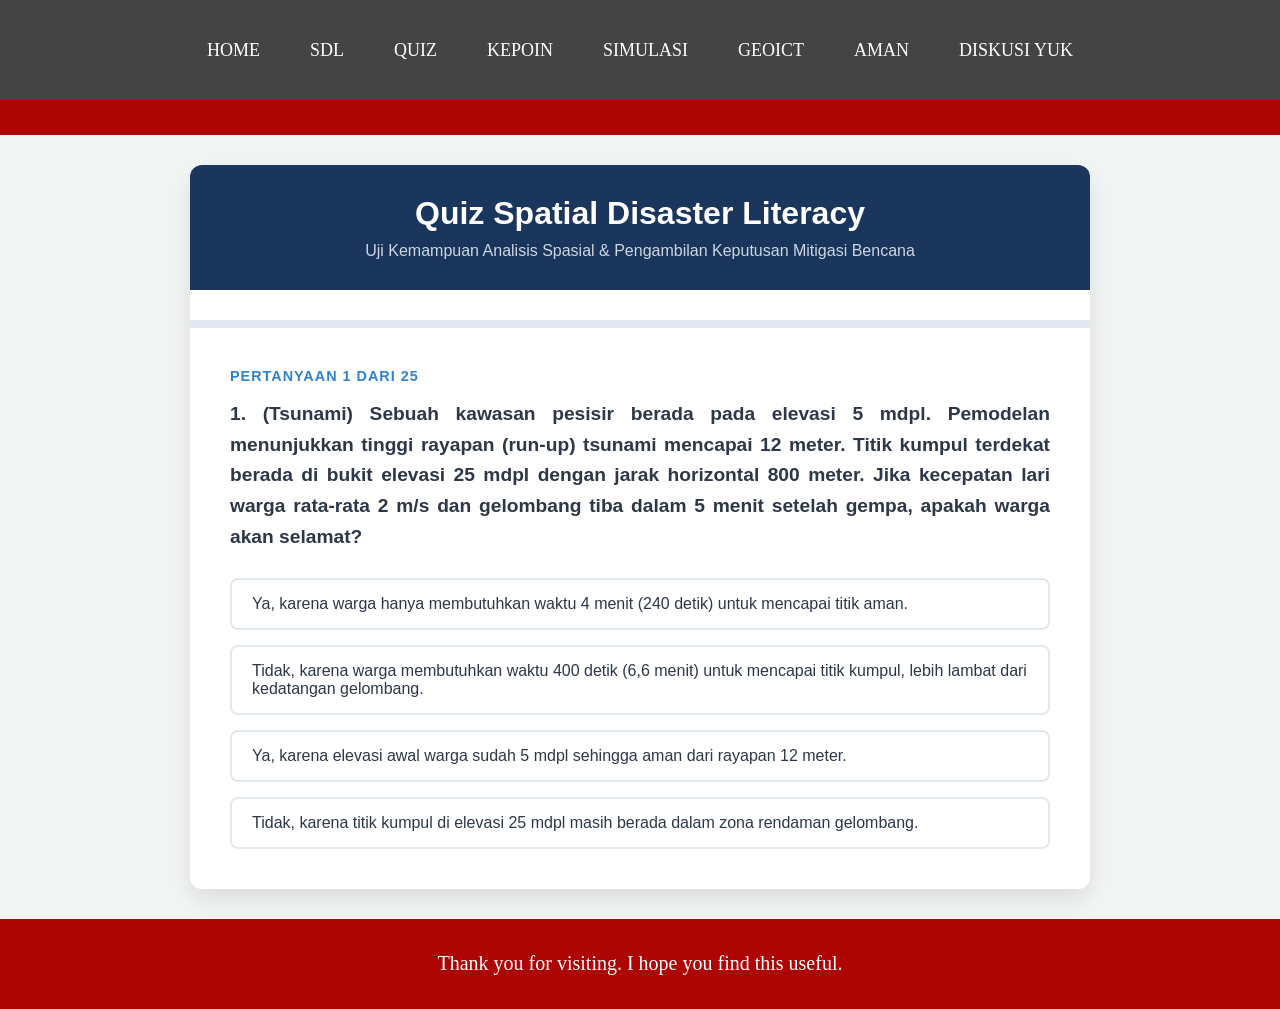
<file: quiz.html>
<html>
    <head>
        <title>QUIZ</title>
        <link rel="stylesheet" href="style.css" />
    </head>
    <body>
        <div class="container">
        <!-- NAVIGATION BAR -->
        <div class="container-navbar">
          <ul class="ul-navbar">
            <li class="li-navbar">
                <a href="index.html" class="a-navbar">HOME</a>
            </li>
            <li class="li-navbar">
                <a href="about.html" class="a-navbar">SDL</a>
            </li>
                                <li class="li-navbar">
                <a href="quiz.html" class="a-navbar">QUIZ</a>
            </li>   
                                                        <li class="li-navbar">
                <a href="kepoin.html" class="a-navbar">KEPOIN</a>
            </li>   
                                     <li class="li-navbar">
                <a href="simulasi.html" class="a-navbar">SIMULASI</a>
            </li>
             <li class="li-navbar">
                <a href="GEOICT.html" class="a-navbar">GEOICT</a>
            </li>
            <li class="li-navbar">
                <a href="aman.html" class="a-navbar">AMAN</a>
            </li>
            <li class="li-navbar">
                <a href="contact.html" class="a-navbar">DISKUSI YUK</a>
            </li>
          </ul>
        </div>
        <!-- NAVIGATION BAR SELESAI -->

        <!-- CONTENT 1 -->
<div class="geoict-quiz-wrapper">
    <style>
        .geoict-quiz-wrapper {
            --quiz-primary: #1a365d;
            --quiz-secondary: #3182ce;
            --quiz-danger: #e53e3e;
            --quiz-success: #38a169;
            --quiz-bg: #f7fafc;
            --quiz-text: #2d3748;
            
            font-family: 'Segoe UI', Roboto, sans-serif;
            max-width: 900px;
            margin: 30px auto;
            background: white;
            border-radius: 12px;
            box-shadow: 0 10px 25px rgba(0,0,0,0.1);
            overflow: hidden;
            box-sizing: border-box;
        }
        .geoict-quiz-wrapper * { box-sizing: border-box; }
        .quiz-header {
            background-color: var(--quiz-primary);
            color: white;
            padding: 30px;
            text-align: center;
        }
        .quiz-header h1 { margin: 0 0 10px 0; font-size: 2em; color: white; }
        .quiz-header p { margin: 0; opacity: 0.9; color: #e2e8f0; }
        .progress-bar {
            height: 8px;
            background-color: #e2e8f0;
            width: 100%;
        }
        .progress-fill {
            height: 100%;
            background-color: var(--quiz-secondary);
            width: 0%;
            transition: width 0.3s ease;
        }
        .quiz-body { padding: 40px; }
        .question-number {
            font-weight: bold;
            color: var(--quiz-secondary);
            text-transform: uppercase;
            font-size: 0.9em;
            letter-spacing: 1px;
            margin-bottom: 15px;
            display: block;
        }
        .question-text {
            font-size: 1.2em;
            font-weight: 600;
            margin-bottom: 25px;
            line-height: 1.6;
            color: var(--quiz-text);
        }
        .options-grid {
            display: grid;
            grid-template-columns: 1fr;
            gap: 15px;
        }
        .option-btn {
            background: white;
            border: 2px solid #e2e8f0;
            padding: 15px 20px;
            border-radius: 8px;
            font-size: 1em;
            text-align: left;
            cursor: pointer;
            transition: all 0.2s ease;
            color: var(--quiz-text);
            width: 100%;
        }
        .option-btn:hover:not(:disabled) {
            border-color: var(--quiz-secondary);
            background-color: #ebf8ff;
        }
        .option-btn:disabled { cursor: not-allowed; }
        .option-btn.correct {
            background-color: #f0fff4;
            border-color: var(--quiz-success);
            color: #22543d;
            font-weight: 600;
        }
        .option-btn.incorrect {
            background-color: #fff5f5;
            border-color: var(--quiz-danger);
            color: #742a2a;
        }
        .feedback-box {
            margin-top: 25px;
            padding: 20px;
            border-radius: 8px;
            display: none;
            line-height: 1.6;
        }
        .feedback-box.show { display: block; }
        .feedback-title { font-weight: bold; margin-bottom: 10px; font-size: 1.1em; }
        .next-btn {
            margin-top: 25px;
            background-color: var(--quiz-primary);
            color: white;
            border: none;
            padding: 12px 25px;
            border-radius: 6px;
            font-size: 1em;
            cursor: pointer;
            display: none;
            float: right;
            font-weight: 600;
        }
        .next-btn:hover { background-color: #2a4365; }
        .result-container { text-align: center; display: none; }
        .score-circle {
            width: 150px; height: 150px;
            border-radius: 50%;
            background: #f7fafc;
            border: 10px solid var(--quiz-secondary);
            display: flex;
            align-items: center;
            justify-content: center;
            font-size: 3em;
            font-weight: bold;
            color: var(--quiz-primary);
            margin: 0 auto 30px auto;
        }
        .conclusion-box {
            background: #ebf8ff;
            border-left: 5px solid var(--quiz-secondary);
            padding: 25px;
            text-align: left;
            border-radius: 5px;
            margin-bottom: 30px;
            color: var(--quiz-text);
        }
        .quiz-body::after { content: ""; clear: both; display: table; }
    </style>

    <div class="quiz-header">
        <h1>Quiz Spatial Disaster Literacy</h1>
        <p>Uji Kemampuan Analisis Spasial & Pengambilan Keputusan Mitigasi Bencana</p>
    </div>
    <div class="progress-bar"><div class="progress-fill" id="geoict-progress"></div></div>
    
    <div class="quiz-body" id="geoict-quiz-playboard">
        <span class="question-number" id="geoict-q-number">Pertanyaan 1 dari 25</span>
        <div class="question-text" id="geoict-q-text">Memuat pertanyaan...</div>
        <div class="options-grid" id="geoict-options-box"></div>
        
        <div class="feedback-box" id="geoict-feedback-box">
            <div class="feedback-title" id="geoict-feedback-title"></div>
            <div id="geoict-feedback-text"></div>
        </div>
        
        <button class="next-btn" id="geoict-next-btn" onclick="geoictNextQuestion()">Selanjutnya &raquo;</button>
    </div>

    <div class="quiz-body result-container" id="geoict-result-container">
        <h2>Simpulan Analisis Literasi Spasial Anda</h2>
        <div class="score-circle" id="geoict-final-score">0</div>
        <div class="conclusion-box" id="geoict-conclusion-text"></div>
        <button class="option-btn" style="background: var(--quiz-primary); color: white; border: none; display: inline-block; text-align: center; font-weight: 600;" onclick="geoictResetQuiz()">Ulangi Asesmen</button>
    </div>

    <script>
        const geoictQuizData = [
            {
                question: "1. (Tsunami) Sebuah kawasan pesisir berada pada elevasi 5 mdpl. Pemodelan menunjukkan tinggi rayapan (run-up) tsunami mencapai 12 meter. Titik kumpul terdekat berada di bukit elevasi 25 mdpl dengan jarak horizontal 800 meter. Jika kecepatan lari warga rata-rata 2 m/s dan gelombang tiba dalam 5 menit setelah gempa, apakah warga akan selamat?",
                options: [
                    { text: "Ya, karena warga hanya membutuhkan waktu 4 menit (240 detik) untuk mencapai titik aman.", isCorrect: false },
                    { text: "Tidak, karena warga membutuhkan waktu 400 detik (6,6 menit) untuk mencapai titik kumpul, lebih lambat dari kedatangan gelombang.", isCorrect: true },
                    { text: "Ya, karena elevasi awal warga sudah 5 mdpl sehingga aman dari rayapan 12 meter.", isCorrect: false },
                    { text: "Tidak, karena titik kumpul di elevasi 25 mdpl masih berada dalam zona rendaman gelombang.", isCorrect: false }
                ],
                pembahasan: "Waktu tempuh = Jarak / Kecepatan = 800m / 2m/s = 400 detik (6,6 menit). Waktu tiba gelombang = 5 menit (300 detik). Warga akan tersapu gelombang sebelum tiba di titik kumpul."
            },
            {
                question: "2. (Longsor) Peta kontur menunjukkan jarak horizontal antara dua titik adalah 200 meter, sedangkan perbedaan ketinggiannya adalah 60 meter. Berapa persentase kemiringan lerengnya, dan apakah area ini aman untuk relokasi pemukiman berdasarkan batas kritis longsor (>30%)?",
                options: [
                    { text: "Kemiringan 30%, area berada di batas kritis dan harus dihindari.", isCorrect: true },
                    { text: "Kemiringan 3,3%, area sangat aman untuk relokasi.", isCorrect: false },
                    { text: "Kemiringan 120%, area sangat berbahaya.", isCorrect: false },
                    { text: "Kemiringan 60%, area aman asalkan ditanami pohon.", isCorrect: false }
                ],
                pembahasan: "Kemiringan (%) = (Beda Tinggi / Jarak Horizontal) x 100% = (60 / 200) x 100% = 30%. Sesuai kriteria geomorfologi, lereng >=30% masuk zona kerentanan gerakan tanah menengah-tinggi."
            },
            {
                question: "3. (Banjir) Wilayah A memiliki luas 10 km persegi dengan kepadatan penduduk 8.000 jiwa/km persegi. Hasil overlay peta menunjukkan 25% wilayah tersebut masuk dalam zona merah genangan banjir >1,5 meter. Jika 30% penduduk di zona merah adalah balita dan lansia, berapa estimasi perahu karet yang dibutuhkan jika 1 perahu berkapasitas 10 orang khusus evakuasi kelompok rentan?",
                options: [
                    { text: "800 perahu", isCorrect: false },
                    { text: "600 perahu", isCorrect: true },
                    { text: "2.000 perahu", isCorrect: false },
                    { text: "20.000 perahu", isCorrect: false }
                ],
                pembahasan: "Total populasi = 10 x 8.000 = 80.000 jiwa. Populasi di zona merah = 25% x 80.000 = 20.000 jiwa. Kelompok rentan = 30% x 20.000 = 6.000 jiwa. Jumlah perahu = 6.000 / 10 = 600 perahu."
            },
            {
                question: "4. (Gempa) Seismograf di stasiun pengamat mencatat Gelombang P tiba pukul 10.05.20 WIB dan Gelombang S tiba pukul 10.06.35 WIB. Menggunakan data selisih gelombang sebesar 75 detik dan kecepatan rambat efektif konstan 8 km/detik, berapakah perkiraan radius jarak episentrum gempa dari stasiun tersebut?",
                options: [
                    { text: "1.150 km", isCorrect: false },
                    { text: "600 km", isCorrect: true },
                    { text: "750 km", isCorrect: false },
                    { text: "150 km", isCorrect: false }
                ],
                pembahasan: "Jarak Episentrum = Selisih waktu S-P x Kecepatan rambat = 75 detik x 8 km/detik = 600 km dari stasiun pengamat."
            },
            {
                question: "5. (Vulkanologi) Gunung berapi meletus mengeluarkan kolom abu setinggi 10 km. Angin bertiup ke arah Tenggara dengan kecepatan konstan 40 km/jam. Jika Bandara Internasional berada sejauh 60 km di arah Tenggara dari kawah, kapan bandara tersebut harus ditutup sebelum abu vulkanik pertama tiba?",
                options: [
                    { text: "Dalam waktu 1,5 jam setelah erupsi", isCorrect: true },
                    { text: "Dalam waktu 2,5 jam setelah erupsi", isCorrect: false },
                    { text: "Bandara aman karena berada di arah Barat Laut", isCorrect: false },
                    { text: "Tidak perlu ditutup karena elevasi bandara rendah", isCorrect: false }
                ],
                pembahasan: "Waktu tiba = Jarak / Kecepatan angin = 60 km / 40 km/jam = 1,5 jam. Mengidentifikasi arah angin (Tenggara) sejalan dengan lokasi bandara sangat krusial dalam navigasi penerbangan."
            },
            {
                question: "6. (Kenaikan Muka Air Laut) Sebuah kota pesisir memiliki laju penurunan tanah (subsidence) 5 cm/tahun dan kenaikan muka air laut global 5 mm/tahun. Jika tanggul laut saat ini memiliki tinggi sisa bebas (freeboard) 1,1 meter, dalam berapa tahun tanggul tersebut akan terlimpasi oleh air laut rata-rata?",
                options: [
                    { text: "10 tahun", isCorrect: false },
                    { text: "20 tahun", isCorrect: true },
                    { text: "50 tahun", isCorrect: false },
                    { text: "100 tahun", isCorrect: false }
                ],
                pembahasan: "Total perubahan relatif = Penurunan tanah + Kenaikan laut = 5 cm + 0,5 cm = 5,5 cm/tahun = 0,055 m/tahun. Waktu tanggul terlimpasi = 1,1 meter / 0,055 m/tahun = 20 tahun."
            },
            {
                question: "7. (Evakuasi Spasial) Lebar jalan evakuasi efektif adalah 4 meter. Menurut standar, kapasitas laju pejalan kaki panik adalah 1,5 orang/meter/detik. Berapa waktu minimal yang diperlukan untuk mengevakuasi 3.600 penduduk melalui jalan ini tanpa terjadi bottleneck?",
                options: [
                    { text: "600 detik (10 menit)", isCorrect: true },
                    { text: "3.600 detik (1 jam)", isCorrect: false },
                    { text: "2.400 detik (40 menit)", isCorrect: false },
                    { text: "150 detik (2,5 menit)", isCorrect: false }
                ],
                pembahasan: "Kapasitas aliran jalan = Lebar x laju = 4 m x 1,5 = 6 orang/detik. Waktu total = Jumlah populasi / Kapasitas aliran = 3600 / 6 = 600 detik (10 menit)."
            },
            {
                question: "8. (Likuifaksi) Overlay peta geologi dan muka air tanah menunjukkan sebuah perumahan berdiri di atas endapan pasir lepas dengan kedalaman muka air tanah dangkal (1,5 meter). Pada skenario gempa M 7.0, tindakan zonasi ruang yang paling tepat untuk area ini adalah?",
                options: [
                    { text: "Membangun tanggul tinggi di sekitar perumahan.", isCorrect: false },
                    { text: "Menetapkan sebagai zona merah (non-hunian) karena potensi likuifaksi ekstrem.", isCorrect: true },
                    { text: "Mengizinkan pembangunan asal pondasi terbuat dari kayu.", isCorrect: false },
                    { text: "Mengurangi kepadatan penduduk dengan membangun apartemen tinggi.", isCorrect: false }
                ],
                pembahasan: "Pasir lepas belum terkonsolidasi + muka air tanah dangkal + pemicu gempa besar adalah indikator utama likuifaksi fatal. Area ini tidak layak untuk hunian."
            },
            {
                question: "9. (Kebakaran Hutan) Titik api terpantau di lereng bukit menghadap ke Selatan. Angin bertiup kencang ke arah Utara. Faktor spasial mana yang akan membuat penyebaran api membesar secara eksponensial?",
                options: [
                    { text: "Arah pergerakan api (Utara) sejalan dengan kemiringan lereng yang menanjak (up-slope).", isCorrect: true },
                    { text: "Vegetasi di lembah lebih basah.", isCorrect: false },
                    { text: "Angin bertiup ke arah sungai.", isCorrect: false },
                    { text: "Titik api berada di ketinggian di atas awan.", isCorrect: false }
                ],
                pembahasan: "Api menjalar jauh lebih cepat ke arah menanjak (up-slope) karena radiasi panas naik mengeringkan vegetasi di atasnya. Dorongan angin ke arah utara (naik lereng) memicu penyebaran eksponensial."
            },
            {
                question: "10. (Hidrologi - Debit Sungai) Area tangkapan air seluas 50 km persegi menerima hujan ekstrem 100 mm dalam 1 jam. Jika koefisien limpasan permukaan akibat deforestasi adalah 0,8, berapakah volume air yang mengalir menjadi debit banjir? (1 mm = 1 liter/m2)",
                options: [
                    { text: "4.000.000 meter kubik", isCorrect: true },
                    { text: "5.000.000 meter kubik", isCorrect: false },
                    { text: "800.000 meter kubik", isCorrect: false },
                    { text: "40.000 meter kubik", isCorrect: false }
                ],
                pembahasan: "Volume = Luas (50.000.000 m2) x Tinggi Hujan (0,1 m) x Koefisien Limpasan (0,8) = 4.000.000 meter kubik."
            },
            {
                question: "11. (Buffer Spasial GIS) Pabrik kimia amonia meledak akibat gempabumi. Gas beracun menyebar membentuk lingkaran dengan radius bertambah 500 meter setiap menit. Jika sekolah berjarak 3 km dari pabrik, berapa waktu aman (golden time) untuk evakuasi mandiri / lock-down?",
                options: [
                    { text: "6 menit", isCorrect: true },
                    { text: "15 menit", isCorrect: false },
                    { text: "30 menit", isCorrect: false },
                    { text: "1 jam", isCorrect: false }
                ],
                pembahasan: "Waktu = Jarak / Kecepatan penyebaran = 3000 meter / 500 meter/menit = 6 menit."
            },
            {
                question: "12. (Batimetri Tsunami) Gelombang tsunami menjalar dari samudera dalam (kedalaman 4000m) menuju paparan benua dangkal (kedalaman 50m). Hukum kekekalan energi menyatakan apa yang akan terjadi pada gelombang saat perbedaan kedalaman spasial ini memendek?",
                options: [
                    { text: "Kecepatan gelombang bertambah, amplitudo mengecil.", isCorrect: false },
                    { text: "Kecepatan gelombang menurun, amplitudo (tinggi gelombang) membesar.", isCorrect: true },
                    { text: "Kecepatan gelombang stabil, panjang gelombang memanjang.", isCorrect: false },
                    { text: "Energi gelombang terserap oleh dasar laut sehingga tsunami menghilang.", isCorrect: false }
                ],
                pembahasan: "Ini disebut efek Tsunami Shoaling. Saat kedalaman berkurang, kecepatan runtuh sehingga energi ditransfer menjadi penambahan tinggi gelombang (amplitudo) secara masif."
            },
            {
                question: "13. (Resonansi Bangunan) Peta mikrozonasi gempa menunjukkan tanah sedimen lunak memiliki periode dominan alami (Tg) sebesar 1,5 detik. Bangunan dengan karakteristik spasial seperti apa yang paling rentan mengalami kerusakan akibat fenomena resonansi di atas tanah tersebut?",
                options: [
                    { text: "Rumah tapak 1 lantai (periode alami 0,1 detik).", isCorrect: false },
                    { text: "Bangunan apartemen tinggi 15 lantai (periode alami sekitar 1,5 detik).", isCorrect: true },
                    { text: "Menara telekomunikasi baja sangat kaku.", isCorrect: false },
                    { text: "Bunker bawah tanah beton tebal.", isCorrect: false }
                ],
                pembahasan: "Resonansi destruktif terjadi jika periode alami gedung (estimasi: 0,1 x jumlah lantai) setara dengan periode getar tanah. 15 lantai x 0,1 = 1,5 detik, memicu amplifikasi guncangan maksimum."
            },
            {
                question: "14. (Remote Sensing Bencana) Dalam pemetaan cepat pasca banjir bandang, citra satelit optik terhambat tutupan awan tebal. Teknologi sensor spasial mana yang paling tepat digunakan untuk mendelineasi luas genangan banjir menembus awan secara real-time?",
                options: [
                    { text: "Satelit Thermal (Inframerah)", isCorrect: false },
                    { text: "Radar / SAR (Synthetic Aperture Radar) seperti Sentinel-1", isCorrect: true },
                    { text: "Drone Kamera RGB biasa", isCorrect: false },
                    { text: "Sensor Lidar berbasis pesawat terbang rendah", isCorrect: false }
                ],
                pembahasan: "Satelit radar (SAR) memancarkan gelombang mikro yang mampu menembus awan dan mendeteksi permukaan air secara akurat karena sifat pantulannya (backscatter) yang khas."
            },
            {
                question: "15. (Kapasitas Shelter) GOR kota dengan luas 4.000 meter persegi ditetapkan sebagai tempat pengungsian. Standar internasional minimum ruang hidup adalah 3,5 meter persegi per orang. Jika shelter menampung 1.000 pengungsi dengan fasilitas 10 unit toilet, penilaian kelayakan spasialnya adalah?",
                options: [
                    { text: "Ya, karena luas mencukupi dan toilet berlebih.", isCorrect: false },
                    { text: "Tidak, ruang hidup tidak cukup meskipun toilet cukup.", isCorrect: false },
                    { text: "Ya, luas sangat pas, hanya toilet kurang sedikit.", isCorrect: false },
                    { text: "Tidak, luas ruang memenuhi (4 m2/orang), tetapi sanitasi toilet tidak layak (standar minimum 1 toilet untuk 20 orang).", isCorrect: true }
                ],
                pembahasan: "Luas mencukupi (4000/1000 = 4 m2 per orang). Namun rasio toilet buruk (10 toilet untuk 1000 orang = 1:100). Standar kemanusiaan menetapkan minimal 1 toilet per 20 jiwa."
            },
            {
                question: "16. (Geomorfologi Pantai) Pesisir bertebing karang mengalami laju erosi spasial rata-rata 1 meter/tahun. Sebuah bangunan infrastruktur vital saat ini berjarak 15 meter dari bibir tebing. Apa keputusan mitigasi jangka panjang yang paling rasional?",
                options: [
                    { text: "Membangun tanggul beton berat di bawah tebing.", isCorrect: false },
                    { text: "Merencanakan relokasi bangunan mundur (managed retreat) sebelum kurun waktu 15 tahun.", isCorrect: true },
                    { text: "Menanam bibit mangrove di dasar tebing.", isCorrect: false },
                    { text: "Mengecat dinding gedung dengan cairan anti korosi air laut.", isCorrect: false }
                ],
                pembahasan: "Menahan abrasi tebing tinggi (cliff) sangat mahal dan berisiko gagal secara struktural. Langkah non-struktural melalui 'Managed Retreat' (mundur terencana) adalah solusi tata ruang terbijak."
            },
            {
                question: "17. (Logistik Jaringan) Armada logistik krisis harus menempuh jalur alternatif karena rute utama terputus. Jalur alternatif terdiri dari Sektor X (8 km, kecepatan rata-rata akibat kerusakan jalan 20 km/jam) dan Sektor Y (12 km, kecepatan rata-rata 40 km/jam). Berapakah total waktu tempuh jalur evakuasi tersebut?",
                options: [
                    { text: "30 menit", isCorrect: false },
                    { text: "42 menit", isCorrect: true },
                    { text: "55 menit", isCorrect: false },
                    { text: "60 menit", isCorrect: false }
                ],
                pembahasan: "Waktu Sektor X = 8/20 = 0,4 jam (24 menit). Waktu Sektor Y = 12/40 = 0,3 jam (18 menit). Total waktu = 24 + 18 = 42 menit."
            },
            {
                question: "18. (Overlay Risiko SIG) Anda ditugaskan mengidentifikasi bangunan yang melanggar batas aman patahan aktif bumi. Operasi analisis spasial (geoprocessing) apa pada SIG yang paling tepat digunakan untuk menyaring pemukiman di dalam zona buffer patahan tersebut?",
                options: [
                    { text: "Erase", isCorrect: false },
                    { text: "Intersect", isCorrect: true },
                    { text: "Union", isCorrect: false },
                    { text: "Merge", isCorrect: false }
                ],
                pembahasan: "Fungsi INTERSECT memotong dua layer data dan hanya mempertahankan area tumpang tindih di mana kedua kondisi (Zona Bahaya Patahan DAN Eksistensi Pemukiman) terpenuhi."
            },
            {
                question: "19. (Aliran Vulkanik) Sebuah kubah lava bervolume besar tidak stabil berada di atas kawah. Di bawah lembah kawah terdapat alur sungai berbentuk V yang mengalir menuju pemukiman berjarak 8 km. Mengapa wilayah sepanjang sempadan sungai ini dilarang mutlak untuk pemukiman?",
                options: [
                    { text: "Karena sungai berpotensi meluap saat hujan biasa.", isCorrect: false },
                    { text: "Karena aliran awan panas (piroklastik) didorong gravitasi dan densitas tinggi akan mengalir mengikuti jalur topografi terendah (lembah sungai) dengan kecepatan tinggi.", isCorrect: true },
                    { text: "Karena struktur tanah lembah sungai selalu basah.", isCorrect: false },
                    { text: "Karena arah angin gunung selalu bertiup vertikal di atas lembah.", isCorrect: false }
                ],
                pembahasan: "Aliran piroklastik merupakan suspensi gas dan batuan berdensitas tinggi yang dipandu secara spasial oleh morfologi terendah (lembah/sungai). Kecepatannya yang destruktif melarang pemukiman berada dijalurnya."
            },
            {
                question: "20. (Meteorologi Spasial) Pusat badai tekanan rendah (Siklon Tropis) terbentuk di Samudera Hindia (Belahan Bumi Selatan). Berdasarkan efek Coriolis, arah sirkulasi angin adalah searah jarum jam. Dampak spasial langsung apa yang mengancam wilayah pesisir selatan yang berhadapan dengan posisi siklon tersebut?",
                options: [
                    { text: "Kenaikan tinggi gelombang ekstrem dan abrasi kuat (Storm Surge) akibat dorongan angin ke daratan.", isCorrect: true },
                    { text: "Kekeringan total karena uap air menjauh.", isCorrect: false },
                    { text: "Gempa bumi tektonik dangkal.", isCorrect: false },
                    { text: "Penurunan permukaan laut yang drastis.", isCorrect: false }
                ],
                pembahasan: "Sirkulasi searah jarum jam di selatan khatulistiwa menyebabkan angin menyapu dan menumpuk massa air laut ke arah daratan pesisir di utaranya, memicu gelombang tinggi merusak (storm surge)."
            },
            {
                question: "21. (Hidrogeologi Krisis) Pasca gempa bumi merusak sistem air kota, sumur dangkal warga menjadi tumpuan. Namun, 1 km di hulu lereng sumur (elevasi lebih tinggi) terdapat tangki limbah pabrik yang bocor akibat gempa. Mengapa sumur dangkal di hilir tidak boleh dikonsumsi langsung?",
                options: [
                    { text: "Karena sumur dangkal pasti runtuh strukturnya.", isCorrect: false },
                    { text: "Karena air tanah mengalir searah gradien hidrolik topografi, memindahkan polutan dari elevasi tinggi ke elevasi rendah.", isCorrect: true },
                    { text: "Karena air tanah berubah sifat menjadi asam akibat getaran.", isCorrect: false },
                    { text: "Karena sumur dangkal kehilangan tekanan udara.", isCorrect: false }
                ],
                pembahasan: "Polutan terlarut akan bermigrasi mengikuti pergerakan aliran air tanah yang mengalir dari tempat ber-elevasi/gradien tinggi (hulu) menuju tempat yang lebih rendah (hilir sumur warga)."
            },
            {
                question: "22. (Analisis Vegetasi Pelindung) Berdasarkan citra satelit, hutan mangrove di kawasan teluk hilang akibat alih fungsi lahan. Analisis dampak menunjukkan bahwa jika terjadi tsunami dengan magnitudo yang sama dengan masa lalu, kerusakan kota pesisir akan meningkat karena...?",
                options: [
                    { text: "Luas daratan berkurang secara drastis.", isCorrect: false },
                    { text: "Hilangnya kekasaran permukaan spasial (friksi hidro-dinamis) mangrove yang berfungsi mereduksi energi kinetik gelombang.", isCorrect: true },
                    { text: "Tanah pesisir menjadi lebih empuk ditumpangi air.", isCorrect: false },
                    { text: "Tsunami menjadi lebih cepat bergerak di air dalam.", isCorrect: false }
                ],
                pembahasan: "Mangrove bertindak sebagai barrier alami (green belt). Batang dan akarnya memberikan hambatan mekanis (kekasaran ruang) yang memecah dan meredam energi gelombang sebelum masuk ke pemukiman."
            },
            {
                question: "23. (Peta Kerentanan Komposit) Area Lindung E diterjang banjir luapan setinggi 0,5 meter, namun dihuni mayoritas lansia dengan pendapatan rendah. Area F diterjang banjir 1 meter, namun merupakan kawasan komersial modern dengan sistem pompa mandiri. Prioritas alokasi tim penyelamat (SAR) harus diarahkan ke mana?",
                options: [
                    { text: "Area F, karena genangan air dua kali lipat lebih tinggi.", isCorrect: false },
                    { text: "Area E, karena indeks kerentanan sosial yang tinggi dan rendahnya kapasitas adaptasi mandiri menjadikannya area berisiko fatalitas tertinggi.", isCorrect: true },
                    { text: "Membagi dua tim secara merata tanpa mempertimbangkan kondisi demografi.", isCorrect: false },
                    { text: "Area F untuk melindungi aset ekonomi yang berharga.", isCorrect: false }
                ],
                pembahasan: "Risiko ditentukan bukan hanya dari parameter fisik (hazard) tapi juga kerentanan (vulnerability) dan kapasitas. Area E memiliki kerentanan fisik manusia yang tinggi dan kapasitas finansial/mobilitas yang sangat rendah."
            },
            {
                question: "24. (Navigasi Aviasi Kebencanaan) Helikopter penyelamat akan mengirimkan bantuan medis ke desa pegunungan yang terisolasi. Laporan cuaca menunjukkan terdapat pertumbuhan awan Cumulonimbus (CB) tebal di celah gunung rute penerbangan. Keputusan operasional berbasis keselamatan spasial yang benar adalah?",
                options: [
                    { text: "Tetap terbang rendah di bawah dasar awan.", isCorrect: false },
                    { text: "Membatalkan / menunda penerbangan (No Go) karena bahaya mutlak downdraft ekstrem dan turbulensi hebat di dalam celah sempit.", isCorrect: true },
                    { text: "Menaikkan ketinggian terbang di atas awan tanpa instrumen radar.", isCorrect: false },
                    { text: "Mempercepat laju helikopter untuk menerobos awan.", isCorrect: false }
                ],
                pembahasan: "Awan Cumulonimbus di koridor topografi sempit (celah gunung) adalah ancaman maut bagi penerbangan akibat arus udara turun yang ekstrem (downdraft/microburst) yang dapat menghempaskan pesawat."
            },
            {
                question: "25. (Komunikasi Spasial Darurat) Pusat Komando Bencana berada di daerah lembah dalam (shadow zone sinyal), sedangkan pos lapangan evakuasi berada di pesisir terhalang oleh struktur perbukitan tinggi. Komunikasi radio VHF (Line of Sight) terputus total. Rekayasa spasial apa yang harus dilakukan?",
                options: [
                    { text: "Meningkatkan daya pancar HT hingga batas maksimal di lembah.", isCorrect: false },
                    { text: "Mendirikan stasiun pengulang (Repeater) di puncak perbukitan yang memiliki pandangan langsung (Line of Sight) ke kedua pos.", isCorrect: true },
                    { text: "Menunggu malam hari agar sinyal memantul di atmosfer bawah.", isCorrect: false },
                    { text: "Mengganti seluruh antena radio dengan kabel tembaga panjang.", isCorrect: false }
                ],
                pembahasan: "Gelombang radio VHF merambat lurus dan tidak dapat menembus penghalang tanah/gunung. Menempatkan repeater di titik elevasi tertinggi yang menjangkau kedua area (puncak bukit) adalah solusi topografi komunikasi."
            }
        ];

        let geoictCurrentQuestion = 0;
        let geoictScore = 0;
        
        const geoictQText = document.getElementById("geoict-q-text");
        const geoictQNumber = document.getElementById("geoict-q-number");
        const geoictOptionsBox = document.getElementById("geoict-options-box");
        const geoictFeedbackBox = document.getElementById("geoict-feedback-box");
        const geoictFeedbackTitle = document.getElementById("geoict-feedback-title");
        const geoictFeedbackText = document.getElementById("geoict-feedback-text");
        const geoictNextBtn = document.getElementById("geoict-next-btn");
        const geoictProgressBar = document.getElementById("geoict-progress");

        function geoictLoadQuestion() {
            const q = geoictQuizData[geoictCurrentQuestion];
            
            geoictQNumber.innerText = `Pertanyaan ${geoictCurrentQuestion + 1} dari ${geoictQuizData.length}`;
            geoictQText.innerText = q.question;
            
            geoictOptionsBox.innerHTML = "";
            geoictFeedbackBox.className = "feedback-box";
            geoictNextBtn.style.display = "none";
            
            const percent = (geoictCurrentQuestion / geoictQuizData.length) * 100;
            geoictProgressBar.style.width = percent + "%";

            q.options.forEach((opt, index) => {
                const btn = document.createElement("button");
                btn.innerText = opt.text;
                btn.className = "option-btn";
                btn.onclick = () => geoictSelectAnswer(index, btn);
                geoictOptionsBox.appendChild(btn);
            });
        }

        function geoictSelectAnswer(selectedIndex, btnElement) {
            const q = geoictQuizData[geoictCurrentQuestion];
            const buttons = geoictOptionsBox.querySelectorAll(".option-btn");
            
            buttons.forEach(b => b.disabled = true);

            if (q.options[selectedIndex].isCorrect) {
                btnElement.classList.add("correct");
                geoictScore++;
                geoictFeedbackTitle.innerText = "Tepat Sekali!";
                geoictFeedbackTitle.style.color = "var(--quiz-success)";
                geoictFeedbackBox.style.backgroundColor = "#f0fff4";
                geoictFeedbackBox.style.borderLeft = "5px solid var(--quiz-success)";
            } else {
                btnElement.classList.add("incorrect");
                q.options.forEach((o, i) => {
                    if (o.isCorrect) buttons[i].classList.add("correct");
                });
                geoictFeedbackTitle.innerText = "Analisis Spasial Kurang Tepat";
                geoictFeedbackTitle.style.color = "var(--quiz-danger)";
                geoictFeedbackBox.style.backgroundColor = "#fff5f5";
                geoictFeedbackBox.style.borderLeft = "5px solid var(--quiz-danger)";
            }

            geoictFeedbackText.innerHTML = `<strong>Pembahasan HOTS:</strong> ${q.pembahasan}`;
            geoictFeedbackBox.classList.add("show");
            geoictNextBtn.style.display = "block";
            
            if (geoictCurrentQuestion === geoictQuizData.length - 1) {
                geoictNextBtn.innerText = "Lihat Analisis Akhir";
            }
        }

        function geoictNextQuestion() {
            geoictCurrentQuestion++;
            if (geoictCurrentQuestion < geoictQuizData.length) {
                geoictLoadQuestion();
            } else {
                geoictShowResult();
            }
        }

        function geoictShowResult() {
            document.getElementById("geoict-quiz-playboard").style.display = "none";
            const resultContainer = document.getElementById("geoict-result-container");
            resultContainer.style.display = "block";
            geoictProgressBar.style.width = "100%";

            const finalScoreVal = Math.round((geoictScore / geoictQuizData.length) * 100);
            document.getElementById("geoict-final-score").innerText = finalScoreVal;

            const conclBox = document.getElementById("geoict-conclusion-text");
            
            if (finalScoreVal >= 80) {
                conclBox.innerHTML = `
                    <h3 style="color:var(--quiz-success); margin-top:0;">Superior (Leader Mitigasi)</h3>
                    <p>Anda memiliki <strong>Literasi Spasial Kebencanaan tingkat tinggi (HOTS)</strong>. Anda tidak hanya paham teori, namun mampu melakukan perhitungan spasial, geospasial, hidrologi, dan navigasi logistik krisis. Pemahaman luar biasa ini sangat krusial dalam menciptakan <em>herd immunity</em> (kekebalan komunitas) terhadap bencana, karena Anda mampu mengkomunikasikan risiko secara logis dan bertindak sebagai pengambil keputusan di "War Room" saat keadaan darurat sesungguhnya terjadi.</p>`;
            } else if (finalScoreVal >= 50) {
                conclBox.innerHTML = `
                    <h3 style="color:#d69e2e; margin-top:0;">Waspada (Agen Respon)</h3>
                    <p>Anda memiliki kesadaran dasar tentang risiko keruangan. Anda mampu menyelamatkan diri secara individu, namun masih perlu menajamkan logika matematis spasial (seperti estimasi waktu gelombang, densitas populasi) agar dapat membantu merencanakan evakuasi masif. Terus asah literasi Anda dengan memanfaatkan peta interaktif WebGIS di portal GEOICT ini.</p>`;
            } else {
                conclBox.innerHTML = `
                    <h3 style="color:var(--quiz-danger); margin-top:0;">Rentan (Fase Edukasi Awal)</h3>
                    <p>Tingkat literasi keruangan (spatial awareness) Anda saat ini berisiko memperparah keadaan saat krisis sesungguhnya (disorientasi arah evakuasi, mengabaikan gejala fisik). Pemahaman bencana bukan sekadar mengetahui definisi, melainkan kalkulasi waktu vs jarak untuk bertahan hidup. Kami menyarankan Anda membaca kembali buku saku mitigasi, berlatih membedakan topografi/elevasi lokal, dan mengulangi kuis ini untuk meningkatkan kewaspadaan naluriah Anda.</p>`;
            }
        }

        function geoictResetQuiz() {
            geoictCurrentQuestion = 0;
            geoictScore = 0;
            geoictNextBtn.innerText = "Selanjutnya »";
            document.getElementById("geoict-result-container").style.display = "none";
            document.getElementById("geoict-quiz-playboard").style.display = "block";
            geoictLoadQuestion();
        }

        // Jalankan kuis otomatis saat komponen dimuat
        geoictLoadQuestion();
    </script>
</div>
        <!-- CONTENT 1 END -->

        <!-- FOOTER -->
        <div class="container-footer">
            <h1 class="h1-footer">Thank you for visiting. I hope you find this useful.</h1>   
        </div>
        <!-- FOOTER END -->
        </div>
    </body>
</html>
</file>
<file: style.css>
*,
html {
    margin: 0;
    padding: 0;
}

.container {}

body {
    background-color: #f3f4f4;
}

.container-navbar {
    background-color: #ad0404;
    width: 100%;
    height:15vh;
}

.ul-navbar {
   background-color: #444444;
   display: flex;
   height: 100px;
   justify-content: center;
   align-items: center;
   list-style-type: none;
}

.li-navbar {
    padding: 20px;
    margin: 5px;
    color: white;
    list-style-type: none;
}

.li-navbar:hover {
    background-color: #ad0404;
    border-radius: 5px;
}

.a-navbar {
    font-size:large;
    color: white;
    text-decoration: none;
    font-size: large;
}

.container-content {
    background-color: white;
    display: flex;
    justify-content: center;
    align-items: center;
    height: 75vh;
}

.a-content {
    width: 98vw;
    height: 71vh;
    background-color: #e3e5e5;
    display: flex;
    justify-content: center;
    align-items: center;
    color: black;
    font-size: medium;
    border-radius: 10px;
}

.img-content {
    width: 30%;
    height: 30%;
}

/* --- Pengaturan Wadah Utama Home --- */
.home-section {
    padding: 40px 20px;
    display: flex;
    justify-content: center;
    align-items: center;
    min-height: 65vh; /* Membuat elemen berada di tengah secara vertikal */
}

/* Kotak Utama (Background Abu-abu) */
.home-box {
    background-color: #e5e5e5;
    border-radius: 12px;
    width: 100%;
    max-width: 1100px;
    padding: 60px 50px;
    display: flex;
    align-items: center;
    gap: 40px;
    box-shadow: 0 5px 15px rgba(0,0,0,0.05);
}

/* --- Bagian Kiri (Teks Hero) --- */
.hero-text {
    flex: 1; /* Mengambil 50% ruang */
}

/* Label kecil di atas judul */
.badge {
    background-color: #333;
    color: white;
    padding: 5px 12px;
    border-radius: 20px;
    font-size: 12px;
    font-weight: bold;
    text-transform: uppercase;
    letter-spacing: 1px;
}

.hero-text h1 {
    font-size: 42px;
    color: #222;
    margin: 15px 0 5px 0;
    font-family: serif; /* Menyesuaikan gaya font header-mu */
}

.hero-text .subtitle {
    font-size: 20px;
    color: #b00000; /* Aksen merah sesuai tema footer */
    margin-top: 0;
    margin-bottom: 20px;
    font-weight: normal;
}

.hero-text .description {
    font-size: 16px;
    color: #444;
    line-height: 1.7;
    margin-bottom: 35px;
}

/* --- Pengaturan Tombol Aksi --- */
.hero-buttons {
    display: flex;
    gap: 15px;
}

.btn-primary, .btn-secondary {
    padding: 12px 24px;
    border-radius: 6px;
    text-decoration: none;
    font-size: 15px;
    font-weight: bold;
    transition: all 0.3s ease;
}

.btn-primary {
    background-color: #b00000;
    color: white;
    border: 2px solid #b00000;
}

.btn-primary:hover {
    background-color: #8a0000;
    border-color: #8a0000;
}

.btn-secondary {
    background-color: transparent;
    color: #333;
    border: 2px solid #333;
}

.btn-secondary:hover {
    background-color: #333;
    color: white;
}

/* --- Bagian Kanan (Gambar/Ilustrasi) --- */
.hero-image {
    flex: 1;
    display: flex;
    justify-content: center;
}

.img-preview {
    max-width: 100%;
    border-radius: 8px;
    box-shadow: 0 8px 20px rgba(0,0,0,0.1);
    /* Sedikit efek miring agar terlihat seperti 3D dashboard (Opsional) */
    transform: perspective(800px) rotateY(-5deg); 
    transition: transform 0.5s ease;
}

.img-preview:hover {
    transform: perspective(800px) rotateY(0deg); /* Lurus saat disorot */
}

/* ==========================================
   GAYA UNTUK EDUKASI LITERASI (ATAS)
=========================================== */
.sdl-section {
    padding: 40px 20px 20px 20px;
    display: flex;
    justify-content: center;
}

.sdl-box {
    background-color: #e5e5e5; 
    border-radius: 12px;
    width: 100%;
    max-width: 1100px;
    padding: 50px;
    box-shadow: 0 5px 15px rgba(0,0,0,0.05);
}

.sdl-header {
    text-align: center;
    margin-bottom: 40px;
}

.sdl-header h2 {
    font-size: 32px;
    color: #222;
    margin-bottom: 10px;
    font-family: serif;
}

.divider-center {
    border: none;
    height: 3px;
    background-color: #b00000;
    width: 80px;
    margin: 0 auto 20px auto; 
}

.sdl-description {
    font-size: 16px;
    color: #444;
    line-height: 1.6;
    max-width: 800px;
    margin: 0 auto;
}

.literacy-grid {
    display: grid;
    grid-template-columns: repeat(auto-fit, minmax(280px, 1fr));
    gap: 30px;
}

.literacy-card {
    background-color: #ffffff;
    padding: 35px 25px;
    border-radius: 8px;
    text-align: center;
    box-shadow: 0 4px 10px rgba(0,0,0,0.05);
    border-top: 5px solid #b00000;
    transition: transform 0.3s ease;
}

.literacy-card:hover {
    transform: translateY(-8px);
}

.card-icon {
    font-size: 45px;
    margin-bottom: 15px;
}

/* ==========================================
   TRANSISI (TEKS PENGHUBUNG)
=========================================== */
.transition-container {
    text-align: center;
    padding: 10px 20px;
    font-size: 18px;
    font-weight: bold;
    color: #555;
}

/* ==========================================
   GAYA UNTUK SIMULATOR RISIKO (BAWAH)
=========================================== */
.simulator-section {
    padding: 20px 20px 50px 20px;
    display: flex;
    justify-content: center;
}

.simulator-box {
    background-color: #ffffff;
    border: 2px solid #e5e5e5;
    border-radius: 12px;
    width: 100%;
    max-width: 1100px;
    padding: 40px;
    box-shadow: 0 10px 30px rgba(0,0,0,0.08);
}

.simulator-header {
    text-align: center;
    margin-bottom: 30px;
}

.simulator-header h2 {
    color: #b00000;
    font-family: serif;
    font-size: 28px;
    margin-bottom: 10px;
}

.simulator-content {
    display: flex;
    gap: 40px;
    align-items: center;
}

.parameter-form {
    flex: 1.2;
    display: flex;
    flex-direction: column;
    gap: 20px;
}

.param-group label {
    font-weight: bold;
    display: block;
    margin-bottom: 8px;
    color: #333;
    font-size: 15px;
}

.param-group select {
    width: 100%;
    padding: 12px;
    border-radius: 6px;
    border: 1px solid #ccc;
    font-size: 15px;
    cursor: pointer;
    background-color: #f9f9f9;
}

.result-dashboard {
    flex: 0.8;
    background-color: #f4f4f4;
    padding: 30px;
    border-radius: 10px;
    text-align: center;
    border-left: 5px solid #333;
}

.skor-angka {
    font-size: 60px;
    font-weight: bold;
    color: #222;
    margin: 15px 0;
}

.status-risiko {
    font-size: 20px;
    font-weight: bold;
    padding: 12px;
    border-radius: 6px;
    color: white;
}

.rumus-text {
    font-size: 13px;
    color: #666;
    margin-top: 20px;
    font-style: italic;
}

/* ==========================================
   RESPONSIVITAS (UNTUK LAYAR HP)
=========================================== */
@media (max-width: 768px) {
    .simulator-content {
        flex-direction: column;
    }
    
    .sdl-box, .simulator-box {
        padding: 25px;
    }
    
    .result-dashboard {
        width: 100%;
        border-left: none;
        border-top: 5px solid #333;
    }
}

/* --- Wadah Kuis Utama --- */
.quiz-section {
    padding: 50px 20px;
    display: flex;
    justify-content: center;
    background-color: #f9f9f9;
}

.quiz-container {
    background-color: #ffffff;
    border-top: 5px solid #b00000;
    border-radius: 12px;
    width: 100%;
    max-width: 900px;
    padding: 40px;
    box-shadow: 0 10px 25px rgba(0,0,0,0.05);
}

.quiz-header {
    text-align: center;
    margin-bottom: 30px;
}

.quiz-header h2 {
    color: #222;
    font-size: 28px;
    margin-bottom: 10px;
}

/* --- Gaya Soal & Pilihan Ganda --- */
.question-block {
    margin-bottom: 35px;
    padding-bottom: 20px;
    border-bottom: 1px dashed #ccc;
}

.question-text {
    font-size: 16px;
    color: #333;
    line-height: 1.6;
    font-weight: 600;
    margin-bottom: 15px;
    text-align: justify;
}

.options-group {
    display: flex;
    flex-direction: column;
    gap: 10px;
}

.option-label {
    display: flex;
    align-items: flex-start;
    padding: 12px 15px;
    background-color: #f4f4f4;
    border: 1px solid #ddd;
    border-radius: 8px;
    cursor: pointer;
    transition: all 0.2s ease;
    font-size: 15px;
    line-height: 1.4;
}

.option-label:hover {
    background-color: #ffebeb;
    border-color: #b00000;
}

.option-label input[type="radio"] {
    margin-top: 4px;
    margin-right: 12px;
    accent-color: #b00000; /* Warna centang merah */
}

/* --- Tombol Kuis --- */
.quiz-actions {
    text-align: center;
    margin-top: 20px;
}

#btn-submit-quiz, .btn-retry {
    background-color: #b00000;
    color: white;
    border: none;
    padding: 12px 30px;
    font-size: 16px;
    font-weight: bold;
    border-radius: 6px;
    cursor: pointer;
    transition: background 0.3s ease;
}

#btn-submit-quiz:hover, .btn-retry:hover {
    background-color: #8a0000;
}

/* --- Area Hasil & Pembahasan --- */
.hidden {
    display: none;
}

.quiz-result {
    margin-top: 40px;
    padding-top: 30px;
    border-top: 2px solid #222;
}

.score-board {
    text-align: center;
    font-size: 24px;
    color: #222;
    margin-bottom: 30px;
}

.pembahasan-item {
    background-color: #e5e5e5;
    padding: 20px;
    border-radius: 8px;
    margin-bottom: 20px;
    border-left: 5px solid #b00000;
}

.pembahasan-item h4 {
    margin-top: 0;
    color: #b00000;
}

.pembahasan-item p {
    font-size: 14px;
    line-height: 1.6;
    margin-bottom: 0;
}

/* Kotak Simpulan */
.simpulan-box {
    background-color: #fff3f3;
    border: 1px solid #ffcccc;
    padding: 25px;
    border-radius: 8px;
    margin-bottom: 30px;
    margin-top: 30px;
}

.simpulan-box h4 {
    color: #b00000;
    margin-top: 0;
    font-size: 18px;
}

.simpulan-box p {
    font-size: 15px;
    line-height: 1.6;
    color: #444;
}

/* --- Pengaturan Wadah Utama --- */
.contact-section {
    padding: 40px 20px;
    display: flex;
    justify-content: center;
    min-height: 60vh; /* Memastikan tingginya proporsional dengan layar */
}

/* Kotak Abu-abu (Meniru desain screenshot kamu) */
.contact-box {
    background-color: #e5e5e5; /* Warna abu-abu elegan */
    border-radius: 12px;
    width: 100%;
    max-width: 1000px;
    padding: 50px;
    display: flex;
    gap: 50px; /* Jarak antara teks kiri dan form kanan */
    box-shadow: 0 5px 15px rgba(0,0,0,0.05); /* Bayangan halus */
}

/* --- Bagian Kiri (Teks Info) --- */
.contact-text {
    flex: 1; /* Mengambil setengah bagian kotak */
    color: #333;
}

.contact-text h2 {
    margin-top: 0;
    font-size: 28px;
    color: #222;
}

.tagline {
    font-size: 18px;
    font-style: italic;
    color: #555;
    margin-bottom: 20px;
}

.divider {
    border: none;
    height: 3px;
    background-color: #b00000; /* Warna merah sesuai footer kamu */
    width: 60px;
    margin: 20px 0;
}

.description {
    font-size: 15px;
    line-height: 1.6;
    margin-bottom: 30px;
}

.contact-details p {
    font-size: 15px;
    margin: 8px 0;
    font-weight: bold;
    color: #444;
}

/* --- Bagian Kanan (Formulir) --- */
.contact-form-container {
    flex: 1; /* Mengambil setengah bagian lainnya */
    background-color: #ffffff; /* Latar putih agar form menonjol dari kotak abu */
    padding: 30px;
    border-radius: 8px;
    box-shadow: 0 4px 10px rgba(0,0,0,0.05);
}

.input-group {
    margin-bottom: 20px;
    display: flex;
    flex-direction: column;
}

.input-group label {
    font-size: 14px;
    font-weight: bold;
    margin-bottom: 8px;
    color: #333;
}

.input-group input,
.input-group textarea {
    padding: 12px;
    border: 1px solid #ccc;
    border-radius: 6px;
    font-family: inherit;
    font-size: 14px;
    transition: border-color 0.3s ease;
}

/* Efek saat form diklik (Fokus) */
.input-group input:focus,
.input-group textarea:focus {
    outline: none;
    border-color: #b00000; /* Warna merah fokus */
}

/* Tombol Submit */
.btn-submit {
    background-color: #b00000; /* Warna merah senada dengan footer */
    color: white;
    border: none;
    padding: 12px 25px;
    font-size: 16px;
    font-weight: bold;
    border-radius: 6px;
    cursor: pointer;
    width: 100%;
    transition: background-color 0.3s ease;
}

.btn-submit:hover {
    background-color: #8a0000; /* Warna merah lebih gelap saat disorot */
}

.container-footer {
    height: 10vh;
    background-color: #ad0404;
    display: flex;
    justify-content: center;
    align-items: center;
}

.h1-footer{
    font-size: 20px;
    font-weight: normal;
    color: white;
}
</file>
